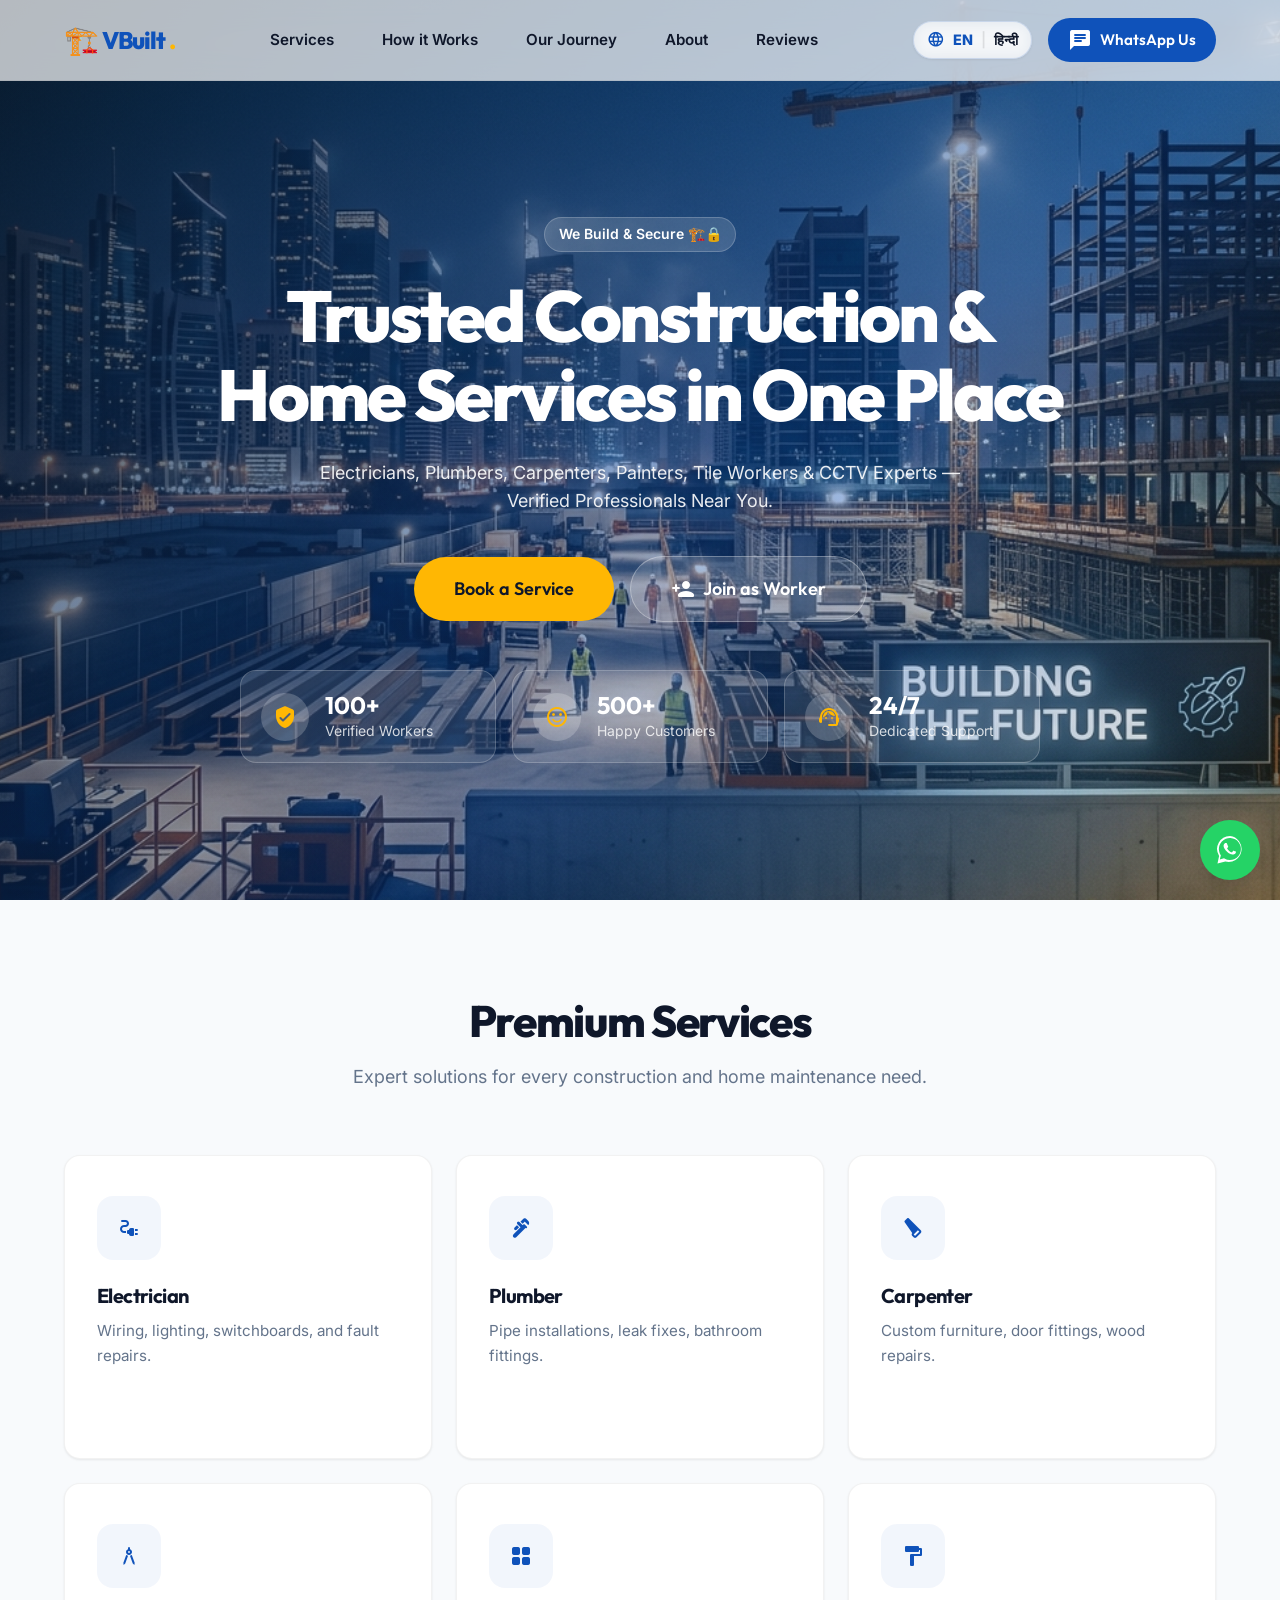
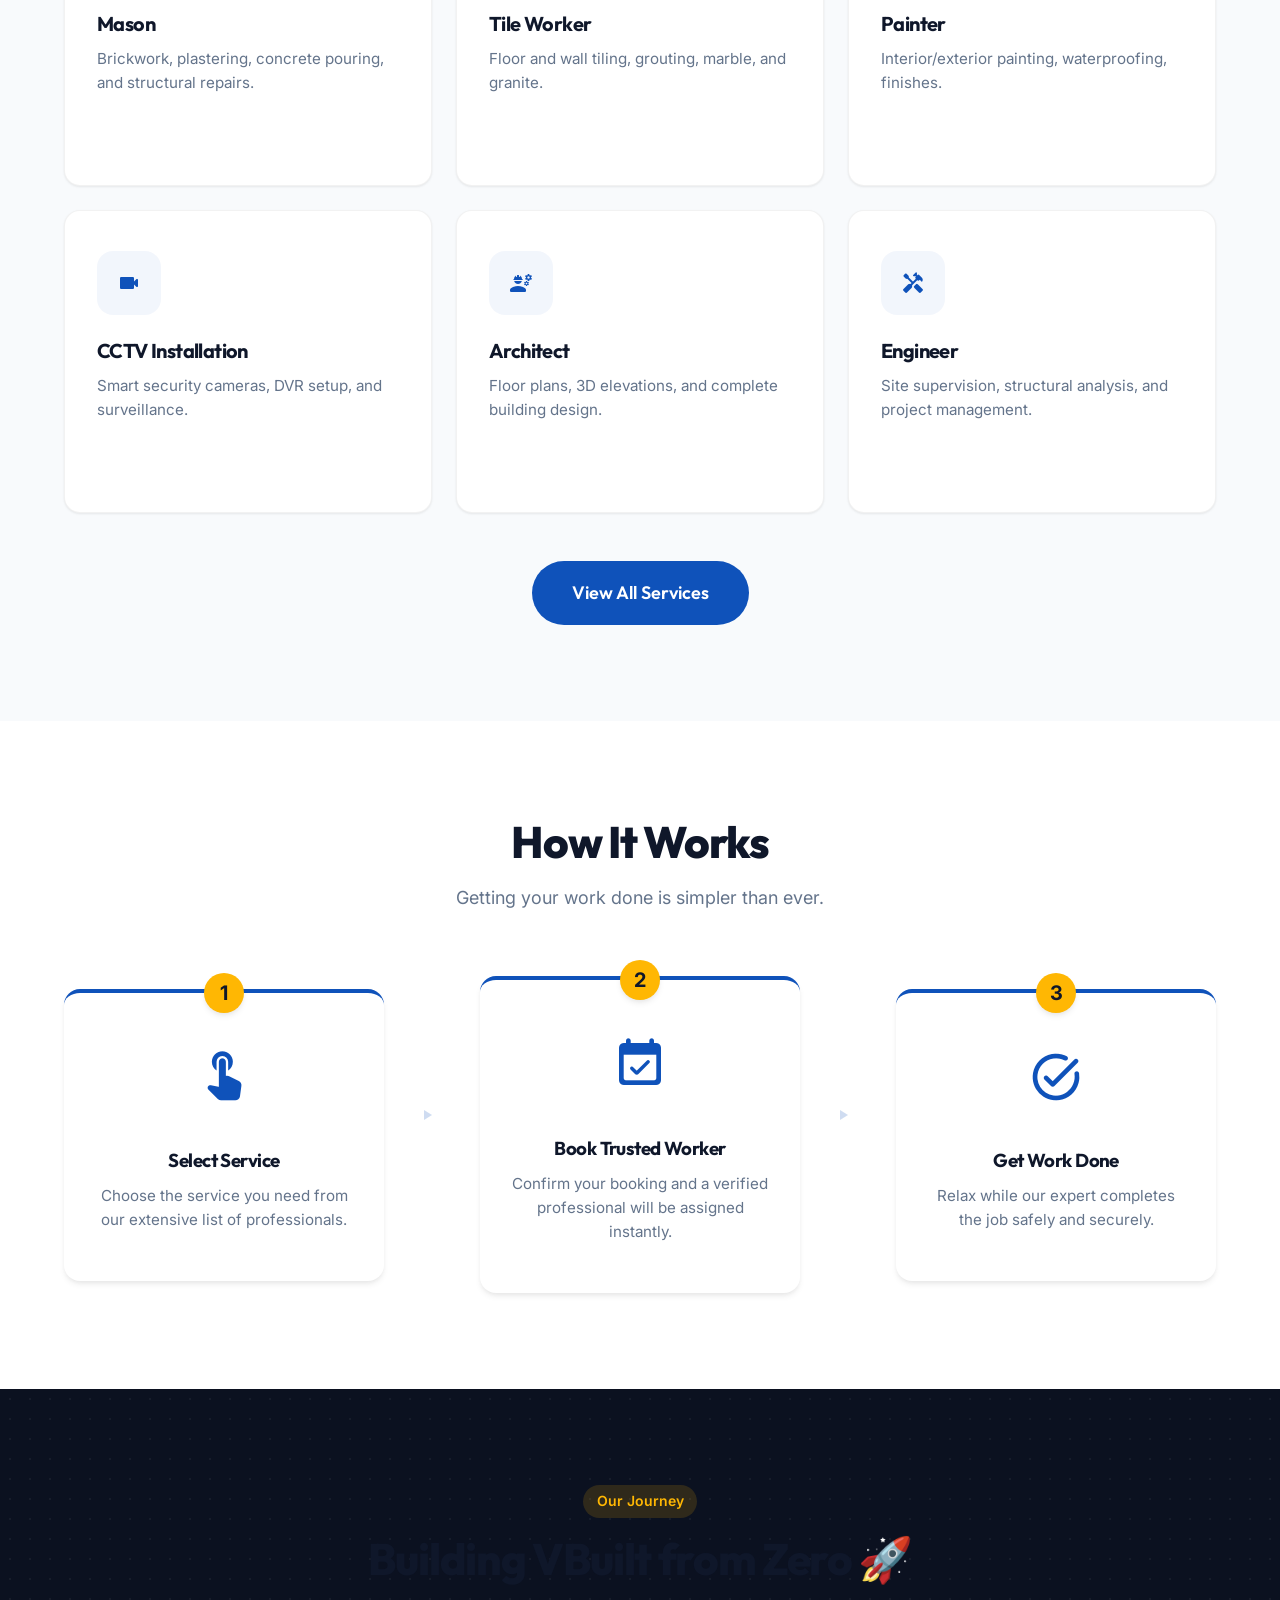
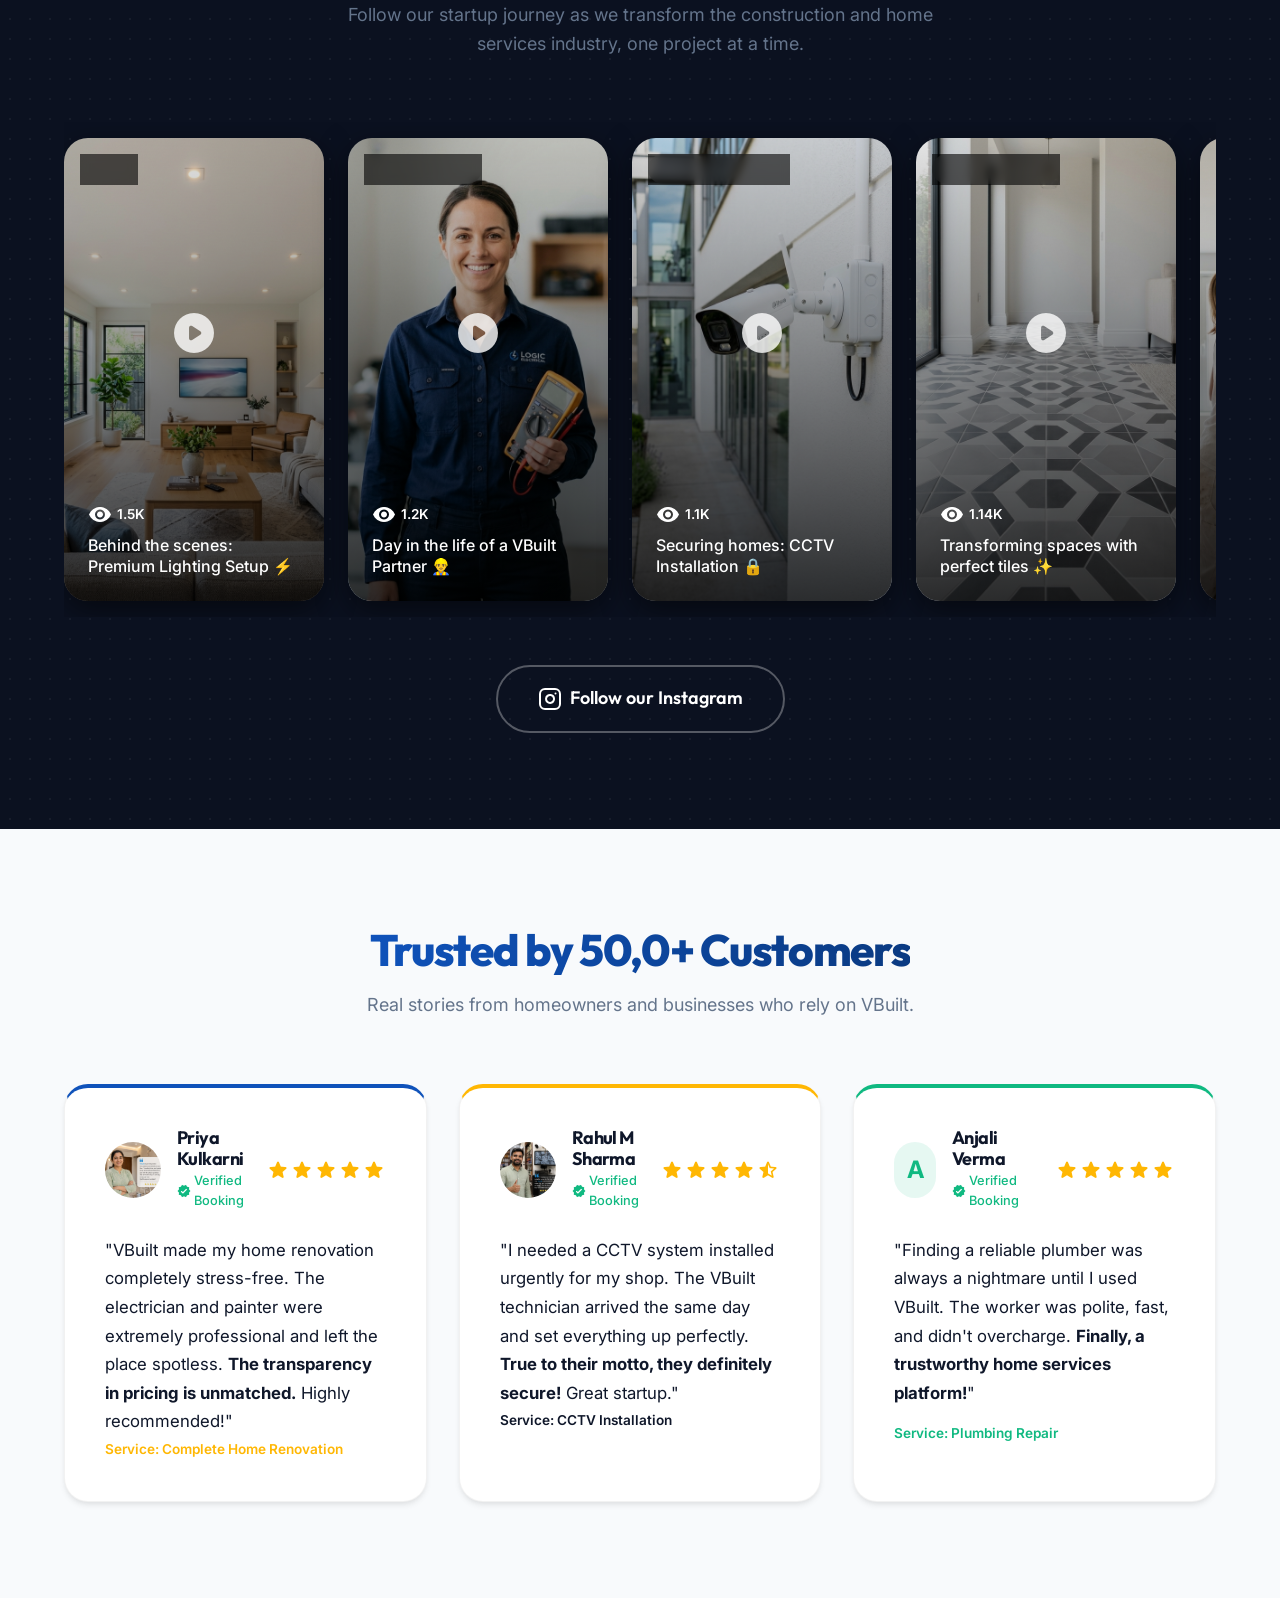
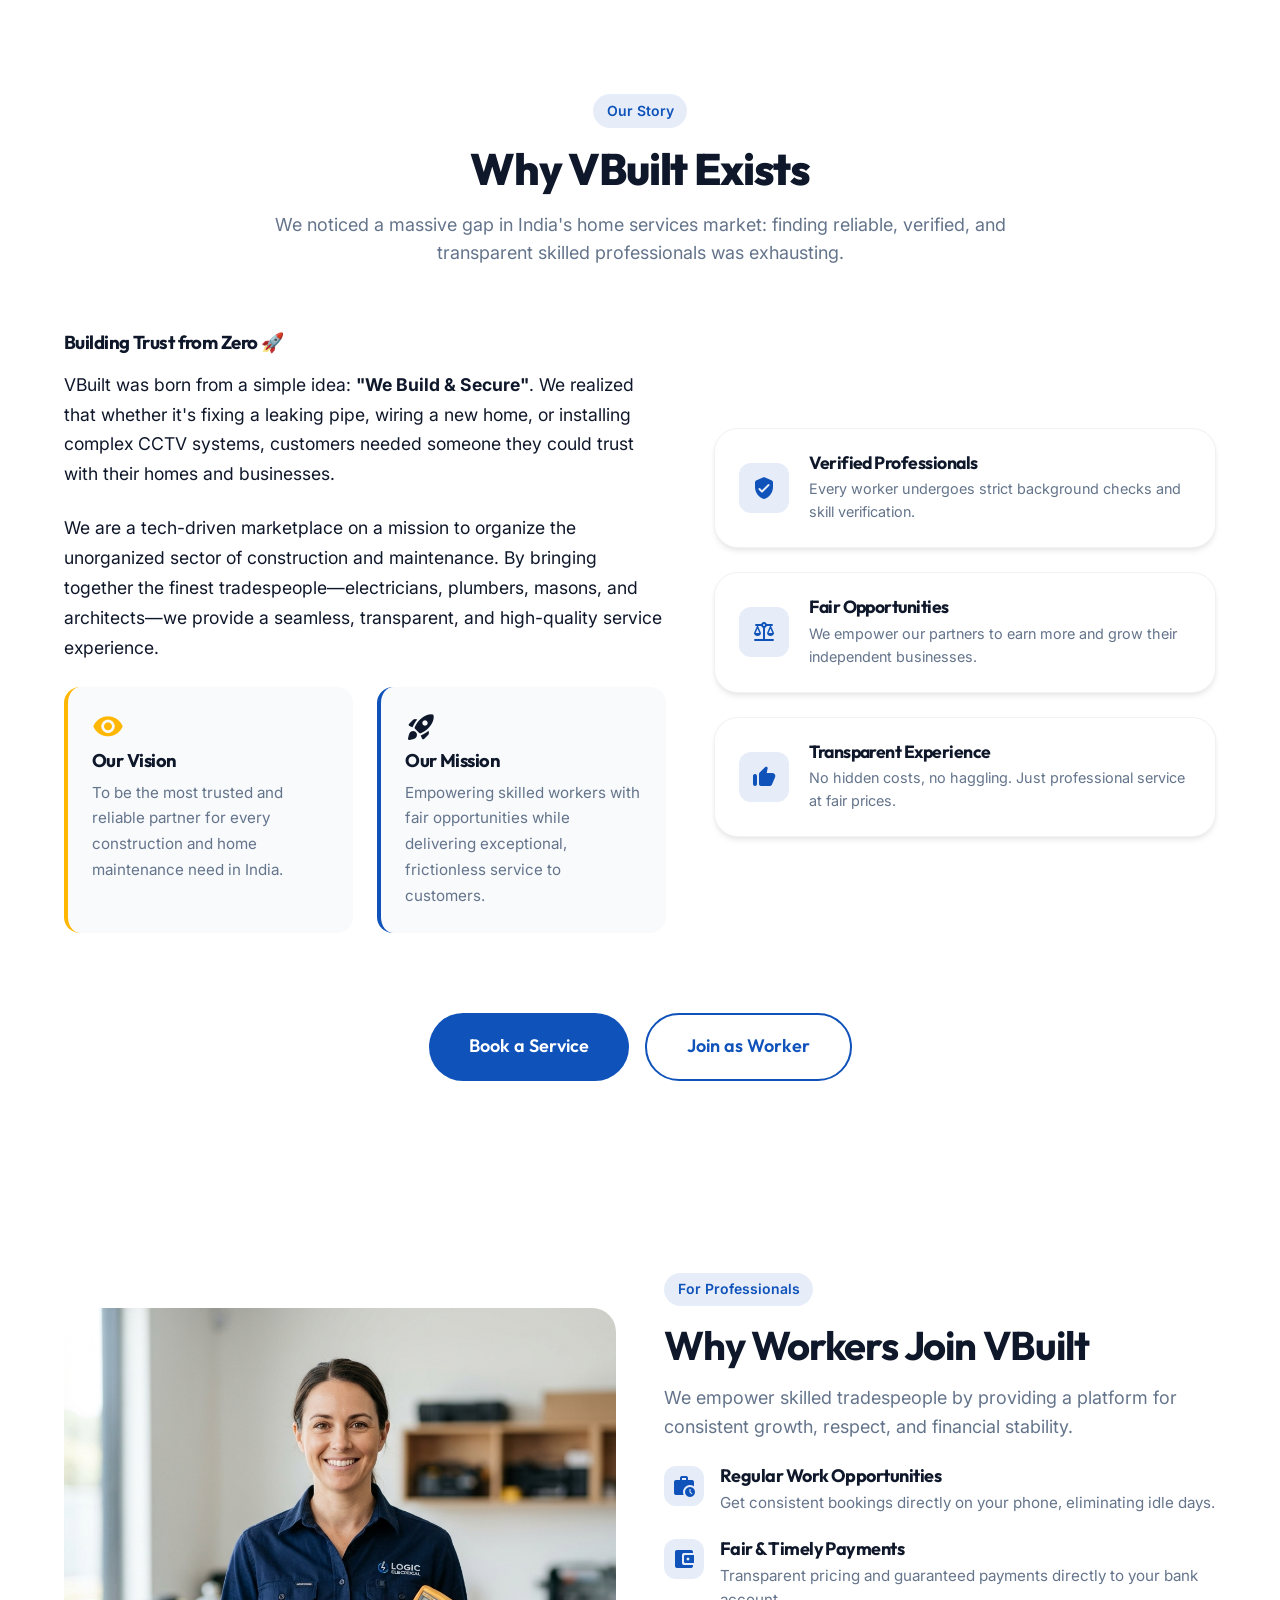
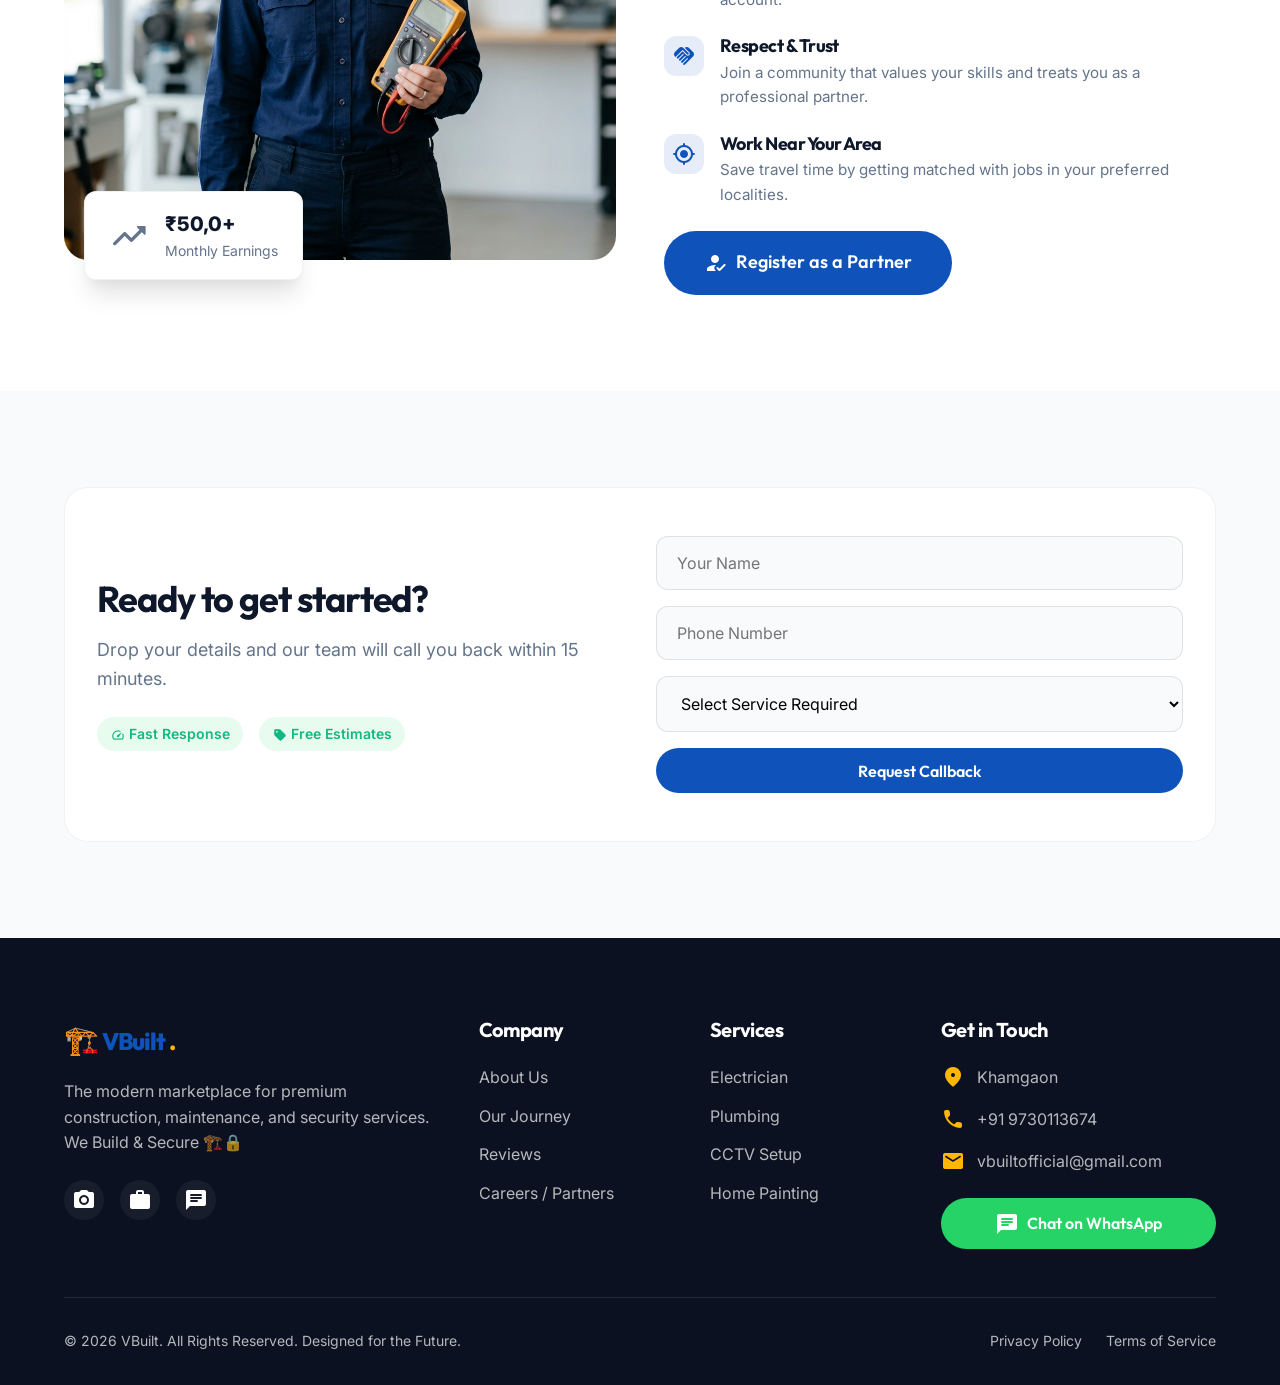
<file: index.html>
<!DOCTYPE html>
<html lang="en">

<head>
    <meta charset="UTF-8">
    <meta name="viewport" content="width=device-width, initial-scale=1.0">
    <title>VBuilt | We Build & Secure 🏗️🔒</title>
    <meta name="description"
        content="VBuilt connects customers with trusted skilled workers and professionals such as electricians, plumbers, carpenters, masons, painters, and CCTV technicians.">

    <!-- Google Fonts -->
    <link rel="preconnect" href="https://fonts.googleapis.com">
    <link rel="preconnect" href="https://fonts.gstatic.com" crossorigin>
    <link
        href="https://fonts.googleapis.com/css2?family=Inter:wght@300;400;500;600;700&family=Outfit:wght@400;500;600;700;800;900&display=swap"
        rel="stylesheet">

    <!-- Material Icons -->
    <link href="https://fonts.googleapis.com/icon?family=Material+Icons+Round" rel="stylesheet">

    <!-- Custom CSS -->
    <link rel="stylesheet" href="style.css">
</head>

<body>

    <!-- Page Loader -->
    <div class="page-loader" id="page-loader">
        <div class="spinner"></div>
        <div class="loader-text">VBuilt.</div>
    </div>

    <!-- Navigation -->
    <nav class="navbar glass-nav" id="navbar">
        <div class="container nav-container">
            <a href="#" class="logo">
                <span class="logo-icon">🏗️</span>
                VBuilt<span class="logo-dot">.</span>
            </a>

            <div class="nav-menu" id="nav-menu">
                <a href="#services" class="nav-link" data-translate="nav_services">Services</a>
                <a href="#how-it-works" class="nav-link" data-translate="nav_how_it_works">How it Works</a>
                <a href="#social" class="nav-link" data-translate="nav_journey">Our Journey</a>
                <a href="#about" class="nav-link" data-translate="nav_about">About</a>
                <a href="#testimonials" class="nav-link" data-translate="nav_reviews">Reviews</a>
            </div>

            <div class="nav-actions">
                <!-- Language Switcher -->
                <div class="lang-switcher" id="langSwitcher">
                    <span class="material-icons-round">language</span>
                    <span class="lang-option active" data-lang="en">EN</span>
                    <span class="lang-divider">|</span>
                    <span class="lang-option" data-lang="hi">हिन्दी</span>
                </div>
                
                <a href="https://wa.me/919730113674" target="_blank" class="btn btn-primary btn-sm-nav">
                    <span class="material-icons-round">chat</span> <span data-translate="nav_whatsapp">WhatsApp Us</span>
                </a>
                <button class="hamburger" id="hamburger" aria-label="Menu">
                    <span class="material-icons-round">menu</span>
                </button>
            </div>
        </div>
    </nav>

    <!-- Mobile Menu Overlay -->
    <div class="mobile-menu" id="mobile-menu">
        <div class="mobile-menu-header">
            <a href="#" class="logo">VBuilt<span class="logo-dot">.</span></a>
            <button class="close-menu" id="close-menu" aria-label="Close Menu">
                <span class="material-icons-round">close</span>
            </button>
        </div>
        <div class="mobile-nav-links">
            <a href="#services" class="mobile-link" data-translate="nav_services">Services</a>
            <a href="#how-it-works" class="mobile-link" data-translate="nav_how_it_works">How it Works</a>
            <a href="#social" class="mobile-link" data-translate="nav_journey">Our Journey</a>
            <a href="#about" class="mobile-link" data-translate="nav_about_us">About Us</a>
            <a href="#testimonials" class="mobile-link" data-translate="nav_reviews">Reviews</a>
            <a href="#" class="mobile-link text-accent open-worker-modal" data-translate="nav_join_worker"><span data-translate="nav_join_worker"><span data-translate="nav_join_worker">Join as Worker</span></span></a>
            
            <!-- Mobile Language Switcher -->
            <div class="mobile-lang-switcher" id="mobileLangSwitcher">
                <span class="material-icons-round">language</span>
                <span class="lang-option active" data-lang="en">EN</span>
                <span class="lang-divider">|</span>
                <span class="lang-option" data-lang="hi">हिन्दी</span>
            </div>

            <a href="https://wa.me/919730113674" target="_blank" class="btn btn-primary btn-full mt-4">
                <span class="material-icons-round">chat</span> <span data-translate="nav_whatsapp">WhatsApp Us</span>
            </a>
        </div>
    </div>

    <!-- Hero Section -->
    <section class="hero parallax-section">
        <div class="hero-bg parallax-bg" style="background-image: url('hero_background.png');"></div>
        <div class="hero-overlay cinematic-blend"></div>
        <div class="moving-gradient-light"></div>

        <!-- Subtle Floating Particles -->
        <div class="particles-wrapper">
            <div class="particle"></div>
            <div class="particle"></div>
            <div class="particle"></div>
            <div class="particle"></div>
            <div class="particle"></div>
            <div class="particle"></div>
        </div>

        <div class="container hero-content fade-in-up" style="position: relative; z-index: 10;">
            <div class="hero-text">
                <div class="badge badge-glass" data-translate="hero_badge">We Build & Secure 🏗️🔒</div>
                <h1 data-translate="hero_title">Trusted Construction & Home Services in One Place</h1>
                <p data-translate="hero_desc">Electricians, Plumbers, Carpenters, Painters, Tile Workers & CCTV Experts — Verified Professionals
                    Near You.</p>

                <div class="hero-buttons">
                    <a href="#quick-inquiry" class="btn btn-accent btn-large glow-btn">
                        <span data-translate="hero_book_btn"><span data-translate="hero_book_btn">Book a Service</span></span>
                    </a>
                    <a href="#" class="btn btn-glass btn-large open-worker-modal">
                        <span class="material-icons-round">person_add</span> <span data-translate="nav_join_worker"><span data-translate="nav_join_worker">Join as Worker</span></span>
                    </a>
                </div>

                <!-- Trust Stats Cards -->
                <div class="hero-stats-wrapper mt-5">
                    <div class="hero-stat-card">
                        <div class="stat-icon"><span class="material-icons-round">verified_user</span></div>
                        <div class="stat-info">
                            <strong>100+</strong>
                            <span data-translate="hero_stat_workers">Verified Workers</span>
                        </div>
                    </div>
                    <div class="hero-stat-card">
                        <div class="stat-icon"><span class="material-icons-round">sentiment_satisfied_alt</span></div>
                        <div class="stat-info">
                            <strong>500+</strong>
                            <span data-translate="hero_stat_customers">Happy Customers</span>
                        </div>
                    </div>
                    <div class="hero-stat-card">
                        <div class="stat-icon"><span class="material-icons-round">support_agent</span></div>
                        <div class="stat-info">
                            <strong>24/7</strong>
                            <span data-translate="hero_stat_support">Dedicated Support</span>
                        </div>
                    </div>
                </div>
            </div>
        </div>
    </section>

    <!-- Services Section -->
    <section id="services" class="section bg-light">
        <div class="container">
            <div class="section-header text-center reveal">
                <h2 data-translate="services_title">Premium Services</h2>
                <p data-translate="services_desc">Expert solutions for every construction and home maintenance need.</p>
            </div>

            <div class="services-grid reveal">
                <!-- Service Cards -->
                <div class="service-card group">
                    <div class="service-icon"><span class="material-icons-round">electrical_services</span></div>
                    <h3 data-translate="service_electrician">Electrician</h3>
                    <p data-translate="service_elec_desc">Wiring, lighting, switchboards, and fault repairs.</p>
                    <a href="#" class="service-book-btn open-service-modal" data-service="Electrician"><span data-translate="service_book_btn"><span data-translate="service_book_btn"><span data-translate="service_book_btn">Book Now &rarr;</span></span></span></a>
                </div>
                <div class="service-card group">
                    <div class="service-icon"><span class="material-icons-round">plumbing</span></div>
                    <h3 data-translate="service_plumber">Plumber</h3>
                    <p data-translate="service_plumb_desc">Pipe installations, leak fixes, bathroom fittings.</p>
                    <a href="#" class="service-book-btn open-service-modal" data-service="Plumber"><span data-translate="service_book_btn"><span data-translate="service_book_btn">Book Now &rarr;</span></span></a>
                </div>
                <div class="service-card group">
                    <div class="service-icon"><span class="material-icons-round">carpenter</span></div>
                    <h3 data-translate="service_carpenter">Carpenter</h3>
                    <p data-translate="service_carp_desc">Custom furniture, door fittings, wood repairs.</p>
                    <a href="#" class="service-book-btn open-service-modal" data-service="Carpenter"><span data-translate="service_book_btn"><span data-translate="service_book_btn">Book Now &rarr;</span></span></a>
                </div>
                <div class="service-card group">
                    <div class="service-icon"><span class="material-icons-round">architecture</span></div>
                    <h3 data-translate="service_mason">Mason</h3>
                    <p data-translate="service_mason_desc">Brickwork, plastering, concrete pouring, and structural repairs.</p>
                    <a href="#" class="service-book-btn open-service-modal" data-service="Mason"><span data-translate="service_book_btn"><span data-translate="service_book_btn">Book Now &rarr;</span></span></a>
                </div>
                <div class="service-card group">
                    <div class="service-icon"><span class="material-icons-round">grid_view</span></div>
                    <h3 data-translate="service_tile">Tile Worker</h3>
                    <p data-translate="service_tile_desc">Floor and wall tiling, grouting, marble, and granite.</p>
                    <a href="#" class="service-book-btn open-service-modal" data-service="Tile Worker"><span data-translate="service_book_btn"><span data-translate="service_book_btn"><span data-translate="service_book_btn">Book Now &rarr;</span></span></span></a>
                </div>
                <div class="service-card group">
                    <div class="service-icon"><span class="material-icons-round">format_paint</span></div>
                    <h3 data-translate="service_painter">Painter</h3>
                    <p data-translate="service_paint_desc">Interior/exterior painting, waterproofing, finishes.</p>
                    <a href="#" class="service-book-btn open-service-modal" data-service="Painter"><span data-translate="service_book_btn"><span data-translate="service_book_btn">Book Now &rarr;</span></span></a>
                </div>
                <div class="service-card group">
                    <div class="service-icon"><span class="material-icons-round">videocam</span></div>
                    <h3 data-translate="service_cctv">CCTV Installation</h3>
                    <p data-translate="service_cctv_desc">Smart security cameras, DVR setup, and surveillance.</p>
                    <a href="#" class="service-book-btn open-service-modal" data-service="CCTV Installation"><span data-translate="service_book_btn"><span data-translate="service_book_btn"><span data-translate="service_book_btn">Book Now &rarr;</span></span></span></a>
                </div>
                <div class="service-card group">
                    <div class="service-icon"><span class="material-icons-round">engineering</span></div>
                    <h3 data-translate="service_architect">Architect</h3>
                    <p data-translate="service_arch_desc">Floor plans, 3D elevations, and complete building design.</p>
                    <a href="#" class="service-book-btn open-service-modal" data-service="Architect"><span data-translate="service_book_btn"><span data-translate="service_book_btn">Book Now &rarr;</span></span></a>
                </div>
                <div class="service-card group">
                    <div class="service-icon"><span class="material-icons-round">handyman</span></div>
                    <h3 data-translate="service_engineer">Engineer</h3>
                    <p data-translate="service_eng_desc">Site supervision, structural analysis, and project management.</p>
                    <a href="#" class="service-book-btn open-service-modal" data-service="Engineer"><span data-translate="service_book_btn"><span data-translate="service_book_btn">Book Now &rarr;</span></span></a>
                </div>
            </div>

            <div class="text-center mt-5 reveal">
                <a href="#quick-inquiry" class="btn btn-primary btn-large" data-translate="services_view_all" data-translate="services_view_all">View All Services</a>
            </div>
        </div>
    </section>

    <!-- How It Works -->
    <section id="how-it-works" class="section">
        <div class="container">
            <div class="section-header text-center reveal">
                <h2 data-translate="how_title">How It Works</h2>
                <p data-translate="how_desc">Getting your work done is simpler than ever.</p>
            </div>

            <div class="steps-container reveal">
                <div class="step-card">
                    <div class="step-number">1</div>
                    <div class="step-icon"><span class="material-icons-round">touch_app</span></div>
                    <h3 data-translate="how_step1_title">Select Service</h3>
                    <p data-translate="how_step1_desc">Choose the service you need from our extensive list of professionals.</p>
                </div>
                <div class="step-line"></div>
                <div class="step-card">
                    <div class="step-number">2</div>
                    <div class="step-icon"><span class="material-icons-round">event_available</span></div>
                    <h3 data-translate="how_step2_title">Book Trusted Worker</h3>
                    <p data-translate="how_step2_desc">Confirm your booking and a verified professional will be assigned instantly.</p>
                </div>
                <div class="step-line"></div>
                <div class="step-card">
                    <div class="step-number">3</div>
                    <div class="step-icon"><span class="material-icons-round">task_alt</span></div>
                    <h3 data-translate="how_step3_title">Get Work Done</h3>
                    <p data-translate="how_step3_desc">Relax while our expert completes the job safely and securely.</p>
                </div>
            </div>
        </div>
    </section>

    <!-- Building VBuilt From Zero (Instagram / Reels Section) -->
    <section id="social" class="section bg-dark text-white pattern-bg">
        <div class="container reveal">
            <div class="section-header text-center">
                <span class="badge badge-accent mb-3">Our Journey</span>
                <h2 class="text-gray-300">Building VBuilt from Zero 🚀</h2>
                <p class="text-light-muted">Follow our startup journey as we transform the construction and home
                    services industry, one project at a time.</p>
            </div>

            <div class="reels-marquee-container mt-5">
                <div class="reels-marquee-track">
                    <!-- Original Set -->
                    <div class="reel-card">
                        <div class="reel-badge">Day 1</div>
                        <img src="electrical_work.png" alt="Reel Thumbnail" class="reel-img">
                        <div class="reel-overlay">
                            <span class="material-icons-round play-btn">play_circle</span>
                            <div class="reel-info">
                                <span class="views"><span class="material-icons-round">visibility</span> 1.5K</span>
                                <p>Behind the scenes: Premium Lighting Setup ⚡</p>
                            </div>
                        </div>
                    </div>
                    <div class="reel-card">
                        <div class="reel-badge">Worker Stories</div>
                        <img src="professional_worker.png" alt="Reel Thumbnail" class="reel-img">
                        <div class="reel-overlay">
                            <span class="material-icons-round play-btn">play_circle</span>
                            <div class="reel-info">
                                <span class="views"><span class="material-icons-round">visibility</span> 1.2K</span>
                                <p>Day in the life of a VBuilt Partner 👷‍♂️</p>
                            </div>
                        </div>
                    </div>
                    <div class="reel-card">
                        <div class="reel-badge">Behind the Scenes</div>
                        <img src="cctv_installation.png" alt="Reel Thumbnail" class="reel-img">
                        <div class="reel-overlay">
                            <span class="material-icons-round play-btn">play_circle</span>
                            <div class="reel-info">
                                <span class="views"><span class="material-icons-round">visibility</span> 1.1K</span>
                                <p>Securing homes: CCTV Installation 🔒</p>
                            </div>
                        </div>
                    </div>
                    <div class="reel-card">
                        <div class="reel-badge">Transformations</div>
                        <img src="tile_work.png" alt="Reel Thumbnail" class="reel-img">
                        <div class="reel-overlay">
                            <span class="material-icons-round play-btn">play_circle</span>
                            <div class="reel-info">
                                <span class="views"><span class="material-icons-round">visibility</span> 1.14K</span>
                                <p>Transforming spaces with perfect tiles ✨</p>
                            </div>
                        </div>
                    </div>
                    <div class="reel-card">
                        <div class="reel-badge">Our Journey</div>
                        <img src="painting_work.png" alt="Reel Thumbnail" class="reel-img">
                        <div class="reel-overlay">
                            <span class="material-icons-round play-btn">play_circle</span>
                            <div class="reel-info">
                                <span class="views"><span class="material-icons-round">visibility</span> 1.13K</span>
                                <p>Adding color to our first 100 homes 🎨</p>
                            </div>
                        </div>
                    </div>

                    <!-- Duplicated Set for infinite loop -->
                    <div class="reel-card">
                        <div class="reel-badge">Day 1</div>
                        <img src="electrical_work.png" alt="Reel Thumbnail" class="reel-img">
                        <div class="reel-overlay">
                            <span class="material-icons-round play-btn">play_circle</span>
                            <div class="reel-info">
                                <span class="views"><span class="material-icons-round">visibility</span> 1.5K</span>
                                <p>Behind the scenes: Premium Lighting Setup ⚡</p>
                            </div>
                        </div>
                    </div>
                    <div class="reel-card">
                        <div class="reel-badge">Worker Stories</div>
                        <img src="professional_worker.png" alt="Reel Thumbnail" class="reel-img">
                        <div class="reel-overlay">
                            <span class="material-icons-round play-btn">play_circle</span>
                            <div class="reel-info">
                                <span class="views"><span class="material-icons-round">visibility</span> 1.2K</span>
                                <p>Day in the life of a VBuilt Partner 👷‍♂️</p>
                            </div>
                        </div>
                    </div>
                    <div class="reel-card">
                        <div class="reel-badge">Behind the Scenes</div>
                        <img src="cctv_installation.png" alt="Reel Thumbnail" class="reel-img">
                        <div class="reel-overlay">
                            <span class="material-icons-round play-btn">play_circle</span>
                            <div class="reel-info">
                                <span class="views"><span class="material-icons-round">visibility</span> 1.1K</span>
                                <p>Securing homes: CCTV Installation 🔒</p>
                            </div>
                        </div>
                    </div>
                    <div class="reel-card">
                        <div class="reel-badge">Transformations</div>
                        <img src="tile_work.png" alt="Reel Thumbnail" class="reel-img">
                        <div class="reel-overlay">
                            <span class="material-icons-round play-btn">play_circle</span>
                            <div class="reel-info">
                                <span class="views"><span class="material-icons-round">visibility</span> 1.14K</span>
                                <p>Transforming spaces with perfect tiles ✨</p>
                            </div>
                        </div>
                    </div>
                    <div class="reel-card">
                        <div class="reel-badge">Our Journey</div>
                        <img src="painting_work.png" alt="Reel Thumbnail" class="reel-img">
                        <div class="reel-overlay">
                            <span class="material-icons-round play-btn">play_circle</span>
                            <div class="reel-info">
                                <span class="views"><span class="material-icons-round">visibility</span> 1.13K</span>
                                <p>Adding color to our first 100 homes 🎨</p>
                            </div>
                        </div>
                    </div>
                </div>
            </div>

            <div class="text-center mt-5">
                <a href="https://www.instagram.com/vbuilt_?igsh=MWl5ZzN5YXVjMWFuaA%3D%3D&utm_source=qr" target="_blank"
                    class="btn btn-outline-white btn-large hover-glow">
                    <svg width="24" height="24" viewBox="0 0 24 24" fill="none" stroke="currentColor" stroke-width="2"
                        stroke-linecap="round" stroke-linejoin="round">
                        <rect x="2" y="2" width="20" height="20" rx="5" ry="5"></rect>
                        <path d="M16 11.37A4 4 0 1 1 12.63 8 4 4 0 0 1 16 11.37z"></path>
                        <line x1="17.5" y1="6.5" x2="17.51" y2="6.5"></line>
                    </svg>
                    <span data-translate="journey_follow"><span data-translate="journey_follow">Follow our Instagram</span></span>
                </a>
            </div>
        </div>
    </section>

    <!-- Testimonials / Social Proof -->
    <section id="testimonials" class="section bg-light">
        <div class="container">
            <div class="section-header text-center reveal">
                <h2 class="font-gradient" data-translate="reviews_title">Trusted by 50,0+ Customers</h2>
                <p data-translate="reviews_desc">Real stories from homeowners and businesses who rely on VBuilt.</p>
            </div>

            <div class="testimonials-grid reveal">
                <!-- Review 1 -->
                <div class="testimonial-card modern-card hover-glow" style="border-top: 4px solid var(--clr-primary);">
                    <div class="testimonial-header">
                        <img src="happy_customer_one.png" alt="Customer" class="customer-img">
                        <div class="customer-meta">
                            <h4>Priya Kulkarni</h4>
                            <span class="verified-badge"><span class="material-icons-round">verified</span> Verified
                                Booking</span>
                        </div>
                        <div class="stars ml-auto">
                            <span class="material-icons-round">star</span><span
                                class="material-icons-round">star</span><span
                                class="material-icons-round">star</span><span
                                class="material-icons-round">star</span><span class="material-icons-round">star</span>
                        </div>
                    </div>
                    <p class="review-text">"VBuilt made my home renovation completely stress-free. The electrician and
                        painter were extremely professional and left the place spotless. <strong>The transparency in
                            pricing is unmatched.</strong> Highly recommended!"</p>
                    <span class="text-accent mt-3" style="font-size: 0.85rem; font-weight: 600;">Service: Complete Home
                        Renovation</span>
                </div>

                <!-- Review 2 -->
                <div class="testimonial-card modern-card hover-glow" style="border-top: 4px solid var(--clr-accent);">
                    <div class="testimonial-header">
                        <img src="happy_customer_two.png" alt="Customer" class="customer-img">
                        <div class="customer-meta">
                            <h4>Rahul M Sharma</h4>
                            <span class="verified-badge"><span class="material-icons-round">verified</span> Verified
                                Booking</span>
                        </div>
                        <div class="stars ml-auto">
                            <span class="material-icons-round">star</span><span
                                class="material-icons-round">star</span><span
                                class="material-icons-round">star</span><span
                                class="material-icons-round">star</span><span
                                class="material-icons-round">star_half</span>
                        </div>
                    </div>
                    <p class="review-text">"I needed a CCTV system installed urgently for my shop. The VBuilt technician
                        arrived the same day and set everything up perfectly. <strong>True to their motto, they
                            definitely secure!</strong> Great startup."</p>
                    <span class="text-primary mt-3" style="font-size: 0.85rem; font-weight: 600;">Service: CCTV
                        Installation</span>
                </div>

                <!-- Review 3 -->
                <div class="testimonial-card modern-card hover-glow" style="border-top: 4px solid #10b981;">
                    <div class="testimonial-header">
                        <div class="customer-img"
                            style="background: rgba(16, 185, 129, 0.1); display: flex; align-items: center; justify-content: center; color: #10b981; font-weight: bold; font-size: 1.5rem;">
                            A</div>
                        <div class="customer-meta">
                            <h4>Anjali Verma</h4>
                            <span class="verified-badge" style="color: #10b981;"><span
                                    class="material-icons-round">verified</span> Verified Booking</span>
                        </div>
                        <div class="stars ml-auto">
                            <span class="material-icons-round">star</span><span
                                class="material-icons-round">star</span><span
                                class="material-icons-round">star</span><span
                                class="material-icons-round">star</span><span class="material-icons-round">star</span>
                        </div>
                    </div>
                    <p class="review-text">"Finding a reliable plumber was always a nightmare until I used VBuilt. The
                        worker was polite, fast, and didn't overcharge. <strong>Finally, a trustworthy home services
                            platform!</strong>"</p>
                    <span
                        style="color: #10b981; font-size: 0.85rem; font-weight: 600; margin-top: 1rem; display: block;">Service:
                        Plumbing Repair</span>
                </div>
            </div>
        </div>
    </section>
    <!-- About Us / Our Story -->
    <section id="about" class="section">
        <div class="container">
            <div class="section-header text-center reveal">
                <span class="badge badge-primary mb-3" data-translate="about_badge">Our Story</span>
                <h2 data-translate="about_title">Why VBuilt Exists</h2>
                <p class="lead-text" style="max-width: 800px; margin: 0 auto;" data-translate="about_lead">We noticed a massive gap in India's home
                    services market: finding reliable, verified, and transparent skilled professionals was exhausting.
                </p>
            </div>

            <div class="about-grid mt-5 reveal">
                <div class="about-content">
                    <h3 class="mb-3" data-translate="about_h3">Building Trust from Zero 🚀</h3>
                    <p data-translate="about_p1">VBuilt was born from a simple idea: <strong>"We Build & Secure"</strong>. We realized that
                        whether it's fixing a leaking pipe, wiring a new home, or installing complex CCTV systems,
                        customers needed someone they could trust with their homes and businesses.</p>
                    <p data-translate="about_p2">We are a tech-driven marketplace on a mission to organize the unorganized sector of construction
                        and maintenance. By bringing together the finest tradespeople—electricians, plumbers, masons,
                        and architects—we provide a seamless, transparent, and high-quality service experience.</p>

                    <div class="mission-vision mt-4">
                        <div class="mv-card">
                            <span class="material-icons-round text-accent mb-2"
                                style="font-size: 2rem;">visibility</span>
                            <h4 data-translate="about_vision_title">Our Vision</h4>
                            <p data-translate="about_vision_desc">To be the most trusted and reliable partner for every construction and home maintenance
                                need in India.</p>
                        </div>
                        <div class="mv-card">
                            <span class="material-icons-round text-primary mb-2"
                                style="font-size: 2rem;">rocket_launch</span>
                            <h4 data-translate="about_mission_title">Our Mission</h4>
                            <p data-translate="about_mission_desc">Empowering skilled workers with fair opportunities while delivering exceptional,
                                frictionless service to customers.</p>
                        </div>
                    </div>
                </div>

                <div class="about-highlights">
                    <div class="modern-card highlight-card">
                        <div class="list-icon"><span class="material-icons-round">verified_user</span></div>
                        <div>
                            <h4>Verified Professionals</h4>
                            <p>Every worker undergoes strict background checks and skill verification.</p>
                        </div>
                    </div>
                    <div class="modern-card highlight-card">
                        <div class="list-icon"><span class="material-icons-round">balance</span></div>
                        <div>
                            <h4>Fair Opportunities</h4>
                            <p>We empower our partners to earn more and grow their independent businesses.</p>
                        </div>
                    </div>
                    <div class="modern-card highlight-card">
                        <div class="list-icon"><span class="material-icons-round">thumb_up_alt</span></div>
                        <div>
                            <h4>Transparent Experience</h4>
                            <p>No hidden costs, no haggling. Just professional service at fair prices.</p>
                        </div>
                    </div>
                </div>
            </div>

            <div class="text-center mt-5 reveal"
                style="padding-top: 2rem; display: flex; gap: 1rem; justify-content: center; flex-wrap: wrap;">
                <a href="#quick-inquiry" class="btn btn-primary btn-large glow-btn"><span data-translate="hero_book_btn"><span data-translate="hero_book_btn">Book a Service</span></span></a>
                <a href="#" class="btn btn-outline-primary btn-large open-worker-modal"><span data-translate="nav_join_worker"><span data-translate="nav_join_worker">Join as Worker</span></span></a>
            </div>
        </div>
    </section>


    <!-- Why Workers Join VBuilt -->
    <section id="worker" class="section">
        <div class="container reveal">
            <div class="worker-split-layout">
                <div class="worker-split-image">
                    <img src="professional_worker.png" alt="Professional Worker" class="rounded-xl shadow-hover">
                    <div class="floating-stat-card">
                        <span class="material-icons-round text-accent">trending_up</span>
                        <div>
                            <strong>₹50,0+</strong>
                            <span>Monthly Earnings</span>
                        </div>
                    </div>
                </div>
                <div class="worker-split-content">
                    <span class="badge badge-primary" data-translate="worker_badge">For Professionals</span>
                    <h2 data-translate="worker_title">Why Workers Join VBuilt</h2>
                    <p class="lead-text" data-translate="worker_lead">We empower skilled tradespeople by providing a platform for consistent growth,
                        respect, and financial stability.</p>

                    <ul class="premium-list mt-4">
                        <li>
                            <div class="list-icon"><span class="material-icons-round">work_history</span></div>
                            <div>
                                <h4>Regular Work Opportunities</h4>
                                <p>Get consistent bookings directly on your phone, eliminating idle days.</p>
                            </div>
                        </li>
                        <li>
                            <div class="list-icon"><span class="material-icons-round">account_balance_wallet</span>
                            </div>
                            <div>
                                <h4>Fair & Timely Payments</h4>
                                <p>Transparent pricing and guaranteed payments directly to your bank account.</p>
                            </div>
                        </li>
                        <li>
                            <div class="list-icon"><span class="material-icons-round">handshake</span></div>
                            <div>
                                <h4>Respect & Trust</h4>
                                <p>Join a community that values your skills and treats you as a professional partner.
                                </p>
                            </div>
                        </li>
                        <li>
                            <div class="list-icon"><span class="material-icons-round">my_location</span></div>
                            <div>
                                <h4>Work Near Your Area</h4>
                                <p>Save travel time by getting matched with jobs in your preferred localities.</p>
                            </div>
                        </li>
                    </ul>

                    <a href="#" class="btn btn-primary btn-large mt-4 open-worker-modal">
                        <span class="material-icons-round">how_to_reg</span> <span data-translate="worker_reg_btn"><span data-translate="worker_reg_btn">Register as a Partner</span></span>
                    </a>
                </div>
            </div>
        </div>
    </section>

    <!-- Quick Inquiry Form Section -->
    <section id="quick-inquiry" class="section bg-light">
        <div class="container reveal">
            <div class="inquiry-box shadow-hover">
                <div class="inquiry-content">
                    <h2 data-translate="inquiry_title">Ready to get started?</h2>
                    <p data-translate="inquiry_desc">Drop your details and our team will call you back within 15 minutes.</p>
                    <div class="contact-badges">
                        <span class="badge"><span class="material-icons-round"
                                style="font-size:14px;vertical-align:middle;">speed</span> Fast Response</span>
                        <span class="badge"><span class="material-icons-round"
                                style="font-size:14px;vertical-align:middle;">sell</span> Free Estimates</span>
                    </div>
                </div>
                <div class="inquiry-form-wrapper">
                    <form action="https://api.web3forms.com/submit" method="POST" class="quick-form" id="inquiryForm">
                        <input type="hidden" name="access_key" value="b9d84958-e8a4-4de0-8901-ea2183787b92">
                        <input type="hidden" name="subject" value="New Callback Request from VBuilt">
                        <input type="hidden" name="from_name" value="VBuilt Notifications">

                        <!-- Honeypot Spam Protection -->
                        <input type="checkbox" name="botcheck" class="hidden" style="display: none;">

                        <input type="text" name="name" placeholder="Your Name" data-translate-placeholder="form_name" data-translate-placeholder="form_name" required class="form-input">
                        <input type="tel" name="phone" placeholder="Phone Number" data-translate-placeholder="form_phone" data-translate-placeholder="form_phone" required pattern="[0-9\-\+\s]{10,15}"
                            title="Please enter a valid phone number (e.g. +91 9876543210)" class="form-input">
                        <select name="service" class="form-input" required>
                            <option value="" disabled selected data-translate="form_service">Select Service Required</option>
                            <option value="electrician">Electrician</option>
                            <option value="plumber">Plumber</option>
                            <option value="carpenter">Carpenter</option>
                            <option value="mason">Mason</option>
                            <option value="tile_worker">Tile Worker</option>
                            <option value="painter">Painter</option>
                            <option value="cctv">CCTV Installation</option>
                            <option value="architect">Architect</option>
                            <option value="engineer">Engineer</option>
                            <option value="other">Other Services</option>
                        </select>
                        <button type="submit" class="btn btn-primary btn-full glow-btn" id="submitBtn" data-translate="inquiry_btn">Request Callback</button>
                        <p id="formResult"
                            style="display: none; text-align: center; font-weight: 500; font-size: 0.95rem; margin-top: 0.5rem; transition: all 0.3s ease;">
                        </p>
                    </form>
                </div>
            </div>
        </div>
    </section>

    <!-- Footer -->
    <footer class="footer">
        <div class="container">
            <div class="footer-grid">
                <div class="footer-brand">
                    <a href="#" class="logo text-white mb-3">
                        <span class="logo-icon">🏗️</span> VBuilt<span class="text-accent">.</span>
                    </a>
                    <p class="footer-desc">The modern marketplace for premium construction, maintenance, and security
                        services. We Build & Secure 🏗️🔒</p>
                    <div class="social-links mt-4">
                        <a href="https://www.instagram.com/vbuilt_?igsh=MWl5ZzN5YXVjMWFuaA%3D%3D&utm_source=qr"
                            target="_blank" aria-label="Instagram" class="hover-up"><span
                                class="material-icons-round">photo_camera</span></a>
                        <a href="#" aria-label="LinkedIn" class="hover-up"><span
                                class="material-icons-round">work</span></a>
                        <a href="#" aria-label="Twitter" class="hover-up"><span
                                class="material-icons-round">chat</span></a>
                    </div>
                </div>

                <div class="footer-links">
                    <h3 data-translate="footer_company">Company</h3>
                    <ul>
                        <li><a href="#about">About Us</a></li>
                        <li><a href="#social">Our Journey</a></li>
                        <li><a href="#testimonials">Reviews</a></li>
                        <li><a href="#worker">Careers / Partners</a></li>
                    </ul>
                </div>

                <div class="footer-links">
                    <h3 data-translate="footer_services">Services</h3>
                    <ul>
                        <li><a href="https://wa.me/919730113674?text=I%20need%20an%20Electrician"
                                target="_blank">Electrician</a></li>
                        <li><a href="https://wa.me/919730113674?text=I%20need%20a%20Plumber"
                                target="_blank">Plumbing</a></li>
                        <li><a href="https://wa.me/919730113674?text=I%20need%20CCTV%20Setup" target="_blank">CCTV
                                Setup</a></li>
                        <li><a href="https://wa.me/919730113674?text=I%20need%20a%20Painter" target="_blank">Home
                                Painting</a></li>
                    </ul>
                </div>

                <div class="footer-contact">
                    <h3 data-translate="footer_contact">Get in Touch</h3>
                    <ul class="contact-info">
                        <li><span class="material-icons-round text-accent">location_on</span> Khamgaon
                        </li>
                        <li><span class="material-icons-round text-accent">phone</span> +91 9730113674</li>
                        <li><span class="material-icons-round text-accent">email</span> <a
                                href="mailto:vbuiltofficial@gmail.com">vbuiltofficial@gmail.com</a></li>
                    </ul>
                    <a href="https://wa.me/919730113674" target="_blank" class="btn btn-whatsapp mt-4 btn-full">
                        <span class="material-icons-round">chat</span> Chat on WhatsApp
                    </a>
                </div>
            </div>

            <div class="footer-bottom">
                <p data-translate="footer_rights">&copy; 2026 VBuilt. All Rights Reserved. Designed for the Future.</p>
                <div class="footer-legal">
                    <a href="privacy.html">Privacy Policy</a>
                    <a href="terms.html">Terms of Service</a>
                </div>
            </div>
        </div>
    </footer>

    <!-- Floating WhatsApp Button with Pulse -->
    <a href="https://wa.me/919730113674" target="_blank" class="floating-whatsapp pulse-anim"
        aria-label="Chat on WhatsApp">
        <svg viewBox="0 0 32 32" width="32" height="32" fill="white">
            <path
                d="M16 2a13 13 0 0 0-10.9 19.9L3.5 29.5l7.8-2A13 13 0 1 0 16 2zm0 24a11 11 0 0 1-5.6-1.5l-.4-.2-4.2 1.1 1.1-4.1-.3-.4A11 11 0 1 1 16 26zm6-8.2c-.3-.2-1.9-1-2.2-1s-.6-.2-.8.2-.8 1-.9 1.2-.3.3-.6.1-1.4-.5-2.6-1.6c-.9-.8-1.5-1.9-1.7-2.2s-.1-.5.1-.6c.2-.2.3-.3.5-.5s.2-.3.3-.5.1-.4 0-.6-.8-1.9-1.1-2.6c-.3-.7-.6-.6-.8-.6h-.6c-.2 0-.6.1-.9.4s-1.1 1.1-1.1 2.6c0 1.5 1.1 2.9 1.3 3.1s2.1 3.2 5.1 4.5c.7.3 1.3.5 1.7.6.7.2 1.3.2 1.8.1.6-.1 1.9-.8 2.2-1.5s.3-1.4.2-1.5-.4-.2-.7-.4z" />
        </svg>
    </a>

    <script src="translations.js"></script>
    <script src="script.js"></script>

    <!-- Worker Registration Modal -->
    <div class="modal-overlay" id="workerModal">
        <div class="modal-container">
            <button class="modal-close" id="closeWorkerModalBtn" aria-label="Close modal">
                <span class="material-icons-round">close</span>
            </button>
            <div class="modal-header">
                <h3 data-translate="modal_worker_title">Join as <span class="text-accent">Worker</span></h3>
                <p data-translate="modal_worker_desc">Register to become a verified VBuilt partner and get consistent bookings.</p>
            </div>
            <div class="modal-body">
                <form action="https://api.web3forms.com/submit" method="POST" class="quick-form" id="workerForm">
                    <input type="hidden" name="access_key" value="b9d84958-e8a4-4de0-8901-ea2183787b92">
                    <input type="hidden" name="subject" value="New Worker Registration Request">
                    <input type="hidden" name="from_name" value="VBuilt Notifications">

                    <!-- Honeypot Spam Protection -->
                    <input type="checkbox" name="botcheck" class="hidden" style="display: none;">

                    <input type="text" name="name" placeholder="Full Name" required class="form-input">
                    <input type="tel" name="phone" placeholder="Phone Number" data-translate-placeholder="form_phone" data-translate-placeholder="form_phone" required pattern="[0-9\-\+\s]{10,15}"
                        title="Please enter a valid phone number" class="form-input">
                    <select name="skill" class="form-input" required>
                        <option value="" disabled selected data-translate="form_skill">Select Skill/Profession</option>
                        <option value="Electrician">Electrician</option>
                        <option value="Plumber">Plumber</option>
                        <option value="Carpenter">Carpenter</option>
                        <option value="Mason">Mason</option>
                        <option value="Tile Worker">Tile Worker</option>
                        <option value="Painter">Painter</option>
                        <option value="CCTV Technician">CCTV Technician</option>
                        <option value="Architect">Architect</option>
                        <option value="Engineer">Engineer</option>
                    </select>
                    <input type="text" name="location" placeholder="Area / Location" data-translate-placeholder="form_loc" data-translate-placeholder="form_loc" required class="form-input">
                    <input type="number" name="experience" placeholder="Years of Experience" data-translate-placeholder="form_exp" data-translate-placeholder="form_exp" min="0" max="60" required
                        class="form-input">

                    <button type="submit" class="btn btn-primary btn-full glow-btn" id="workerSubmitBtn" data-translate="modal_worker_btn">Submit Registration</button>
                    <p id="workerFormResult"
                        style="display: none; text-align: center; font-weight: 500; font-size: 0.95rem; margin-top: 0.5rem; transition: all 0.3s ease;">
                    </p>
                </form>
            </div>
        </div>
    </div>

    <!-- Service Booking Modal -->
    <div class="modal-overlay" id="serviceModal">
        <div class="modal-container">
            <button class="modal-close" id="closeModalBtn" aria-label="Close modal">
                <span class="material-icons-round">close</span>
            </button>
            <div class="modal-header">
                <h3 data-translate="modal_service_title">Book <span id="modalServiceName" class="text-accent">Service</span></h3>
                <p data-translate="modal_service_desc">Fill out the form below and we'll connect you with a verified professional.</p>
            </div>
            <div class="modal-body">
                <form action="https://api.web3forms.com/submit" method="POST" class="quick-form" id="modalForm">
                    <input type="hidden" name="access_key" value="b9d84958-e8a4-4de0-8901-ea2183787b92">
                    <input type="hidden" name="subject" value="New Service Booking from VBuilt Modal">
                    <input type="hidden" name="from_name" value="VBuilt Notifications">

                    <!-- Honeypot Spam Protection -->
                    <input type="checkbox" name="botcheck" class="hidden" style="display: none;">

                    <input type="text" name="service" id="modalServiceInput" class="form-input" readonly
                        style="background: rgba(0,0,0,0.03); color: var(--text-color); font-weight: 600; cursor: not-allowed; border-color: rgba(0,0,0,0.05);">
                    <input type="text" name="name" placeholder="Your Name" data-translate-placeholder="form_name" data-translate-placeholder="form_name" required class="form-input">
                    <input type="tel" name="phone" placeholder="Phone Number" data-translate-placeholder="form_phone" data-translate-placeholder="form_phone" required pattern="[0-9\-\+\s]{10,15}"
                        title="Please enter a valid phone number" class="form-input">
                    <textarea name="description" placeholder="Describe your requirement (optional)" data-translate-placeholder="form_desc" data-translate-placeholder="form_desc" rows="3"
                        class="form-input" style="resize: vertical;"></textarea>

                    <button type="submit" class="btn btn-primary btn-full glow-btn" id="modalSubmitBtn" data-translate="modal_service_btn">Confirm Booking</button>
                    <p id="modalFormResult"
                        style="display: none; text-align: center; font-weight: 500; font-size: 0.95rem; margin-top: 0.5rem; transition: all 0.3s ease;">
                    </p>
                </form>
            </div>
        </div>
    </div>
</body>

</html>
</file>
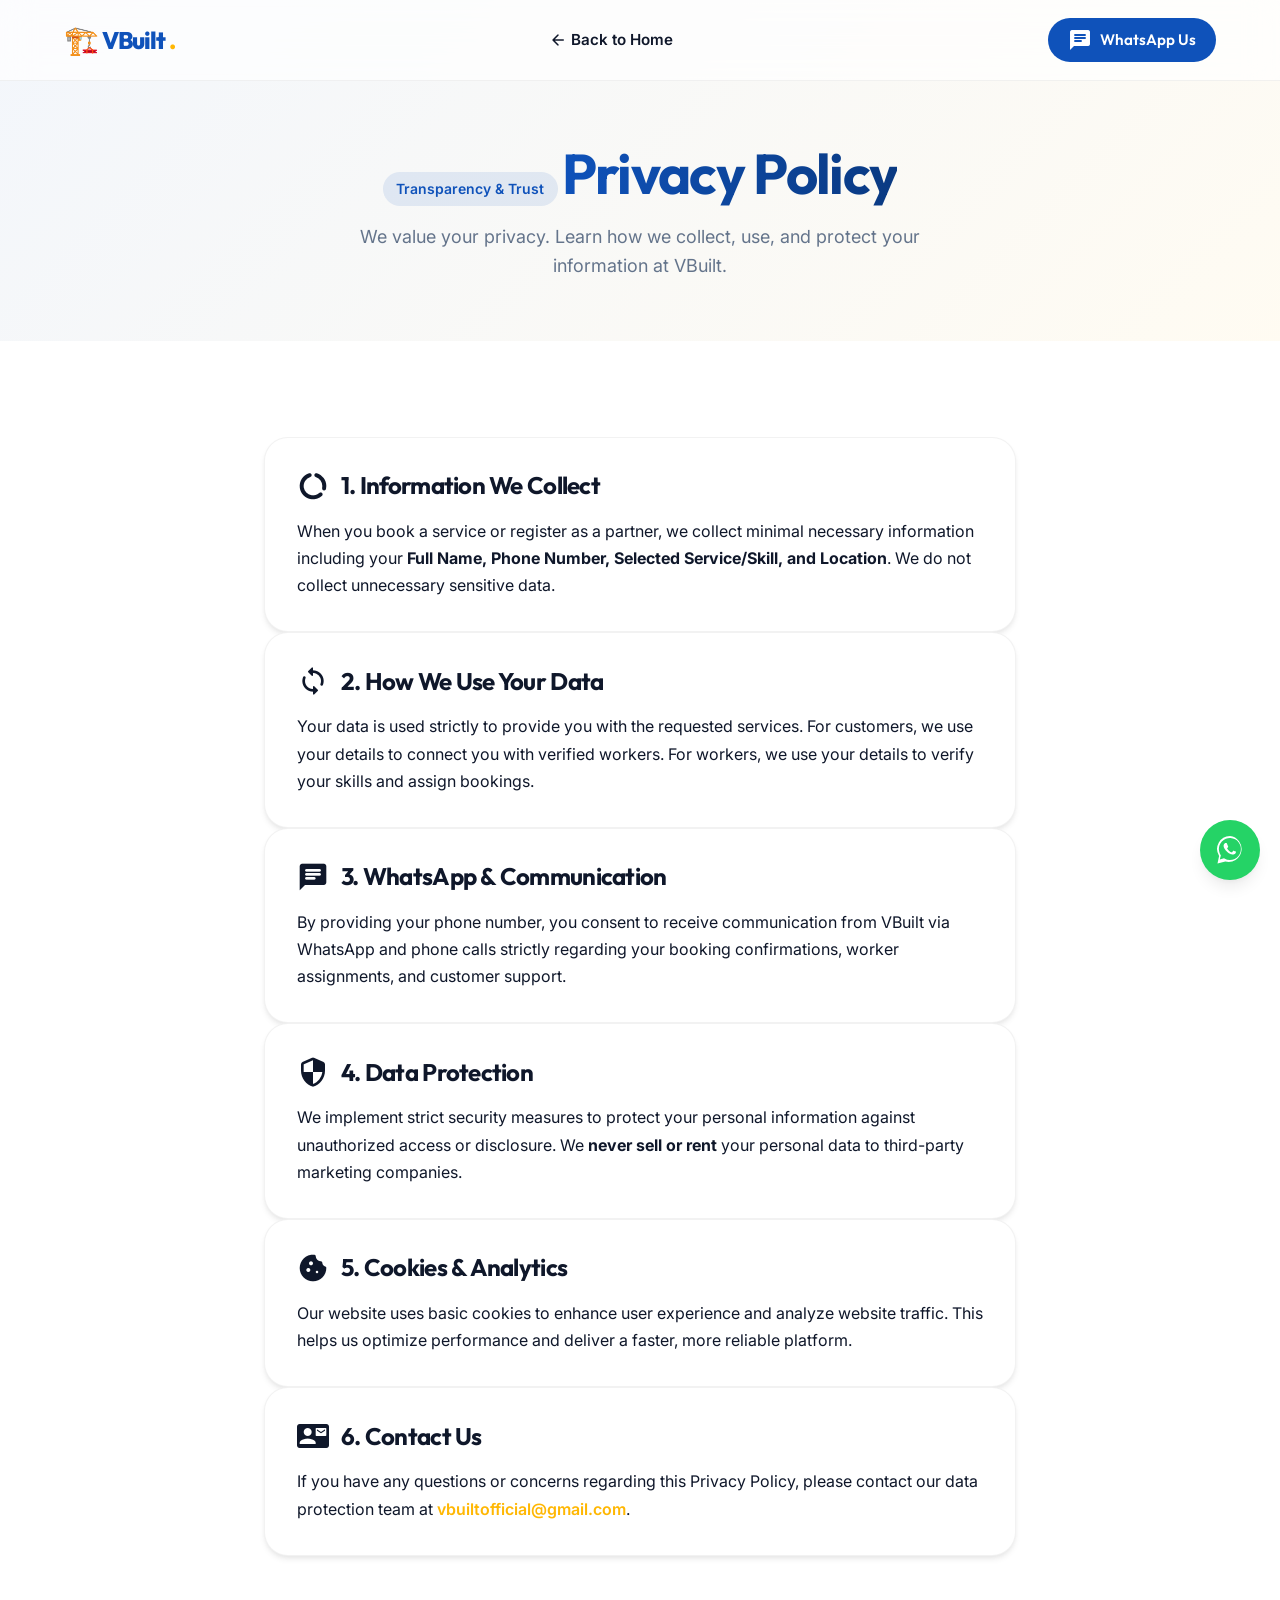
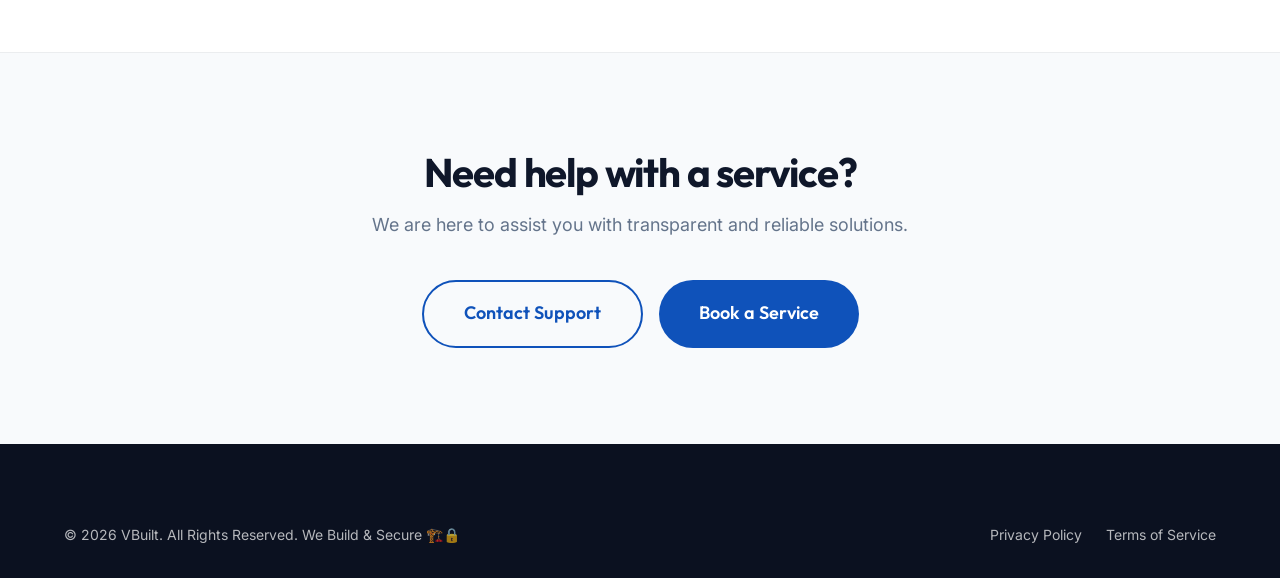
<file: privacy.html>
<!DOCTYPE html>
<html lang="en">
<head>
    <meta charset="UTF-8">
    <meta name="viewport" content="width=device-width, initial-scale=1.0">
    <title>Privacy Policy | VBuilt</title>
    <meta name="description" content="Privacy Policy for VBuilt - Learn how we protect your data.">

    <!-- Google Fonts -->
    <link rel="preconnect" href="https://fonts.googleapis.com">
    <link rel="preconnect" href="https://fonts.gstatic.com" crossorigin>
    <link href="https://fonts.googleapis.com/css2?family=Inter:wght@300;400;500;600;700&family=Outfit:wght@400;500;600;700;800;900&display=swap" rel="stylesheet">

    <!-- Material Icons -->
    <link href="https://fonts.googleapis.com/icon?family=Material+Icons+Round" rel="stylesheet">

    <!-- Custom CSS -->
    <link rel="stylesheet" href="style.css">
</head>
<body>
    <!-- Navigation -->
    <nav class="navbar glass-nav" id="navbar">
        <div class="container nav-container">
            <a href="index.html" class="logo">
                <span class="logo-icon">🏗️</span> VBuilt<span class="logo-dot">.</span>
            </a>
            <div class="nav-menu" style="display:flex;">
                <a href="index.html" class="nav-link" style="display:inline-flex; align-items:center;"><span class="material-icons-round" style="font-size:18px; margin-right:4px;">arrow_back</span> Back to Home</a>
            </div>
            <div class="nav-actions">
                <a href="https://wa.me/919730113674" target="_blank" class="btn btn-primary btn-sm-nav d-none-sm">
                    <span class="material-icons-round">chat</span> WhatsApp Us
                </a>
            </div>
        </div>
    </nav>

    <!-- Header -->
    <section class="section" style="padding-top: 140px; padding-bottom: 60px; background: linear-gradient(135deg, rgba(15, 82, 186, 0.05) 0%, rgba(255, 183, 3, 0.05) 100%);">
        <div class="container text-center reveal">
            <span class="badge badge-primary mb-3">Transparency & Trust</span>
            <h1 class="font-gradient" style="font-size: 3.5rem; margin-bottom: 1rem; line-height: 1.2;">Privacy Policy</h1>
            <p class="lead-text" style="max-width: 600px; margin: 0 auto;">We value your privacy. Learn how we collect, use, and protect your information at VBuilt.</p>
        </div>
    </section>

    <!-- Content -->
    <section class="section pt-0">
        <div class="container" style="max-width: 800px;">
            <div class="modern-card reveal mb-4" style="padding: 2rem;">
                <div style="display:flex; align-items:center; gap:0.75rem; margin-bottom: 1rem;">
                    <span class="material-icons-round text-primary" style="font-size: 2rem;">data_usage</span>
                    <h3 style="margin:0; font-size: 1.5rem;">1. Information We Collect</h3>
                </div>
                <p style="color: var(--clr-text-main); line-height: 1.7;">When you book a service or register as a partner, we collect minimal necessary information including your <strong>Full Name, Phone Number, Selected Service/Skill, and Location</strong>. We do not collect unnecessary sensitive data.</p>
            </div>

            <div class="modern-card reveal mb-4" style="padding: 2rem;">
                <div style="display:flex; align-items:center; gap:0.75rem; margin-bottom: 1rem;">
                    <span class="material-icons-round text-primary" style="font-size: 2rem;">sync</span>
                    <h3 style="margin:0; font-size: 1.5rem;">2. How We Use Your Data</h3>
                </div>
                <p style="color: var(--clr-text-main); line-height: 1.7;">Your data is used strictly to provide you with the requested services. For customers, we use your details to connect you with verified workers. For workers, we use your details to verify your skills and assign bookings.</p>
            </div>

            <div class="modern-card reveal mb-4" style="padding: 2rem;">
                <div style="display:flex; align-items:center; gap:0.75rem; margin-bottom: 1rem;">
                    <span class="material-icons-round text-primary" style="font-size: 2rem;">chat</span>
                    <h3 style="margin:0; font-size: 1.5rem;">3. WhatsApp & Communication</h3>
                </div>
                <p style="color: var(--clr-text-main); line-height: 1.7;">By providing your phone number, you consent to receive communication from VBuilt via WhatsApp and phone calls strictly regarding your booking confirmations, worker assignments, and customer support.</p>
            </div>

            <div class="modern-card reveal mb-4" style="padding: 2rem;">
                <div style="display:flex; align-items:center; gap:0.75rem; margin-bottom: 1rem;">
                    <span class="material-icons-round text-primary" style="font-size: 2rem;">security</span>
                    <h3 style="margin:0; font-size: 1.5rem;">4. Data Protection</h3>
                </div>
                <p style="color: var(--clr-text-main); line-height: 1.7;">We implement strict security measures to protect your personal information against unauthorized access or disclosure. We <strong>never sell or rent</strong> your personal data to third-party marketing companies.</p>
            </div>

            <div class="modern-card reveal mb-4" style="padding: 2rem;">
                <div style="display:flex; align-items:center; gap:0.75rem; margin-bottom: 1rem;">
                    <span class="material-icons-round text-primary" style="font-size: 2rem;">cookie</span>
                    <h3 style="margin:0; font-size: 1.5rem;">5. Cookies & Analytics</h3>
                </div>
                <p style="color: var(--clr-text-main); line-height: 1.7;">Our website uses basic cookies to enhance user experience and analyze website traffic. This helps us optimize performance and deliver a faster, more reliable platform.</p>
            </div>

            <div class="modern-card reveal mb-4" style="padding: 2rem;">
                <div style="display:flex; align-items:center; gap:0.75rem; margin-bottom: 1rem;">
                    <span class="material-icons-round text-primary" style="font-size: 2rem;">contact_mail</span>
                    <h3 style="margin:0; font-size: 1.5rem;">6. Contact Us</h3>
                </div>
                <p style="color: var(--clr-text-main); line-height: 1.7;">If you have any questions or concerns regarding this Privacy Policy, please contact our data protection team at <a href="mailto:vbuiltofficial@gmail.com" class="text-accent" style="font-weight: 600;">vbuiltofficial@gmail.com</a>.</p>
            </div>
        </div>
    </section>

    <!-- Call to Action Footer Section -->
    <section class="section bg-light text-center" style="border-top: 1px solid rgba(0,0,0,0.05);">
        <div class="container reveal">
            <h2 style="font-size: 2.5rem; margin-bottom: 1rem;">Need help with a service?</h2>
            <p class="lead-text mb-4" style="margin-bottom: 2.5rem;">We are here to assist you with transparent and reliable solutions.</p>
            <div style="display: flex; gap: 1rem; justify-content: center; flex-wrap: wrap;">
                <a href="mailto:vbuiltofficial@gmail.com" class="btn btn-outline-primary btn-large">Contact Support</a>
                <a href="index.html#quick-inquiry" class="btn btn-primary btn-large glow-btn">Book a Service</a>
            </div>
        </div>
    </section>

    <!-- Footer -->
    <footer class="footer">
        <div class="container">
            <div class="footer-bottom" style="border-top: none; padding-top: 0;">
                <p>&copy; 2026 VBuilt. All Rights Reserved. We Build & Secure 🏗️🔒</p>
                <div class="footer-legal">
                    <a href="privacy.html">Privacy Policy</a>
                    <a href="terms.html">Terms of Service</a>
                </div>
            </div>
        </div>
    </footer>

    <!-- Floating WhatsApp Button -->
    <a href="https://wa.me/919730113674" target="_blank" class="floating-whatsapp pulse-anim" aria-label="Chat on WhatsApp">
        <svg viewBox="0 0 32 32" width="32" height="32" fill="white">
            <path d="M16 2a13 13 0 0 0-10.9 19.9L3.5 29.5l7.8-2A13 13 0 1 0 16 2zm0 24a11 11 0 0 1-5.6-1.5l-.4-.2-4.2 1.1 1.1-4.1-.3-.4A11 11 0 1 1 16 26zm6-8.2c-.3-.2-1.9-1-2.2-1s-.6-.2-.8.2-.8 1-.9 1.2-.3.3-.6.1-1.4-.5-2.6-1.6c-.9-.8-1.5-1.9-1.7-2.2s-.1-.5.1-.6c.2-.2.3-.3.5-.5s.2-.3.3-.5.1-.4 0-.6-.8-1.9-1.1-2.6c-.3-.7-.6-.6-.8-.6h-.6c-.2 0-.6.1-.9.4s-1.1 1.1-1.1 2.6c0 1.5 1.1 2.9 1.3 3.1s2.1 3.2 5.1 4.5c.7.3 1.3.5 1.7.6.7.2 1.3.2 1.8.1.6-.1 1.9-.8 2.2-1.5s.3-1.4.2-1.5-.4-.2-.7-.4z" />
        </svg>
    </a>

    <script src="script.js"></script>
</body>
</html>
</file>
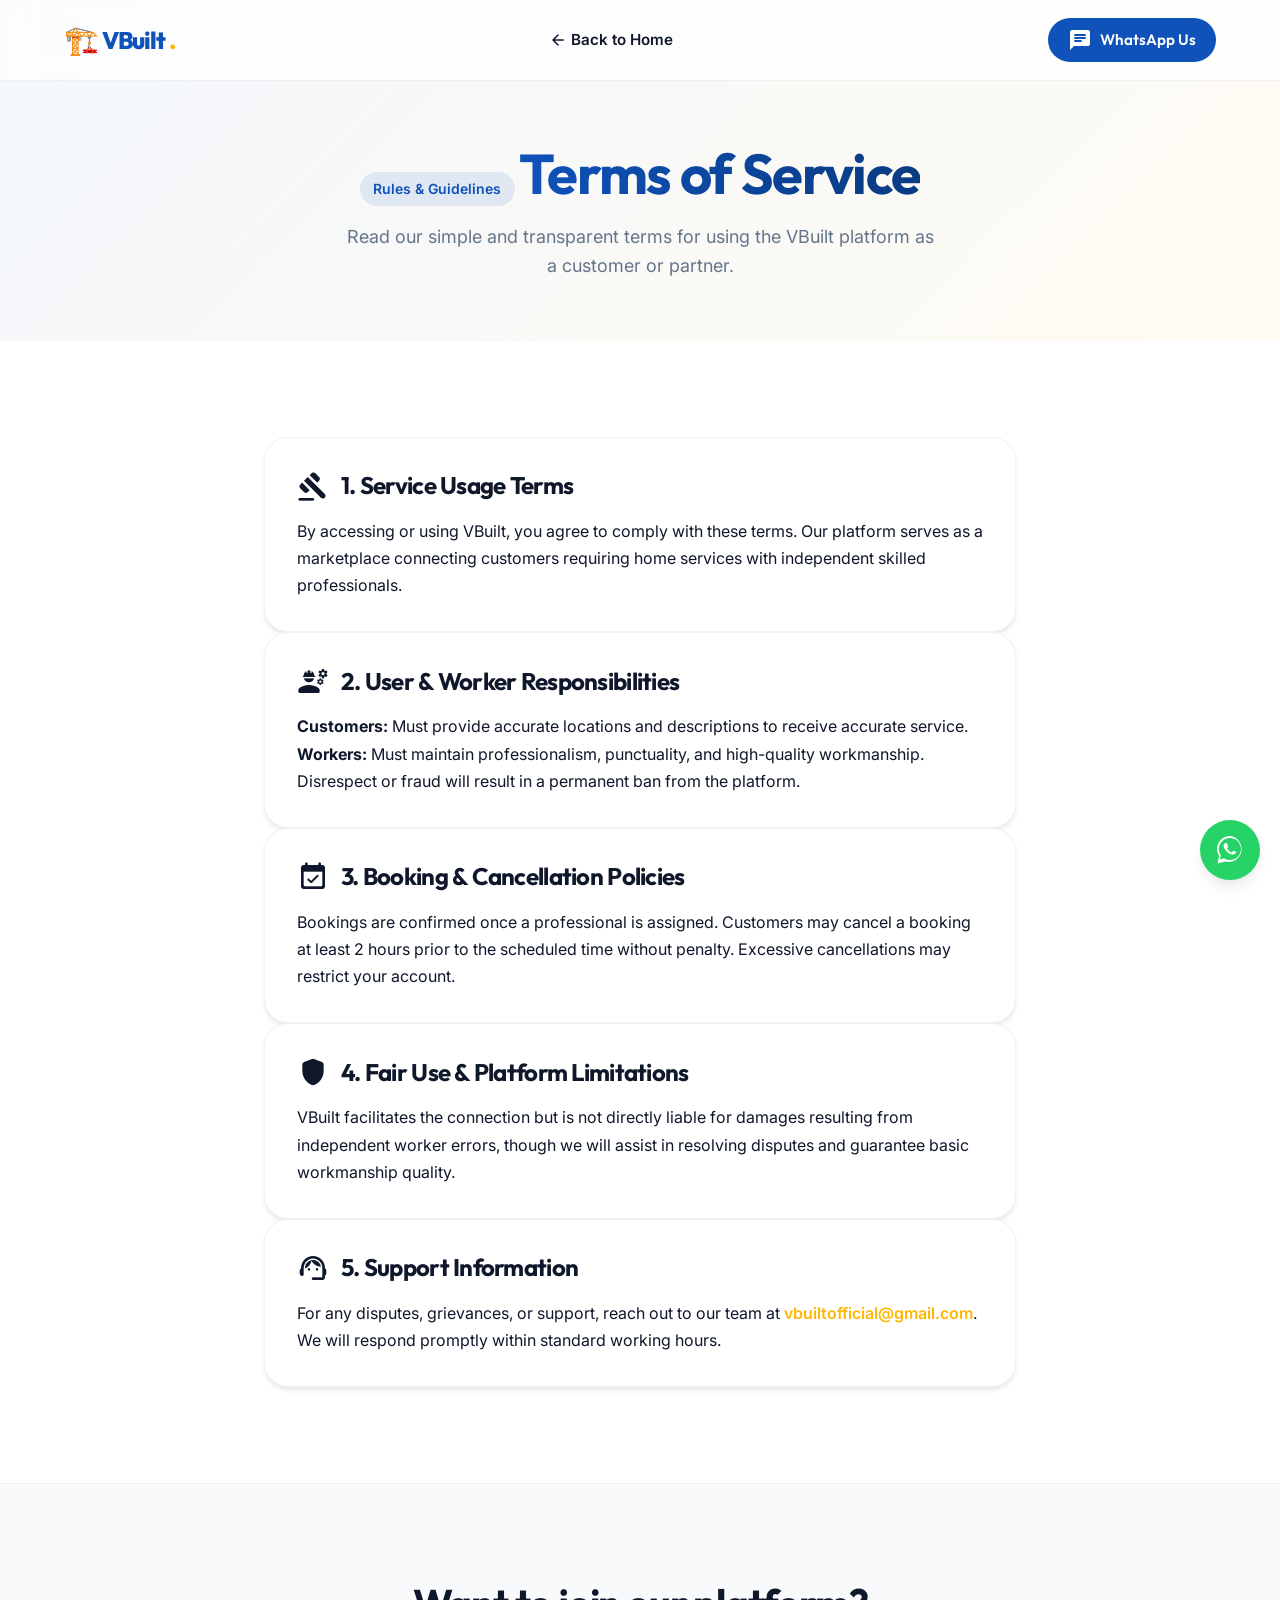
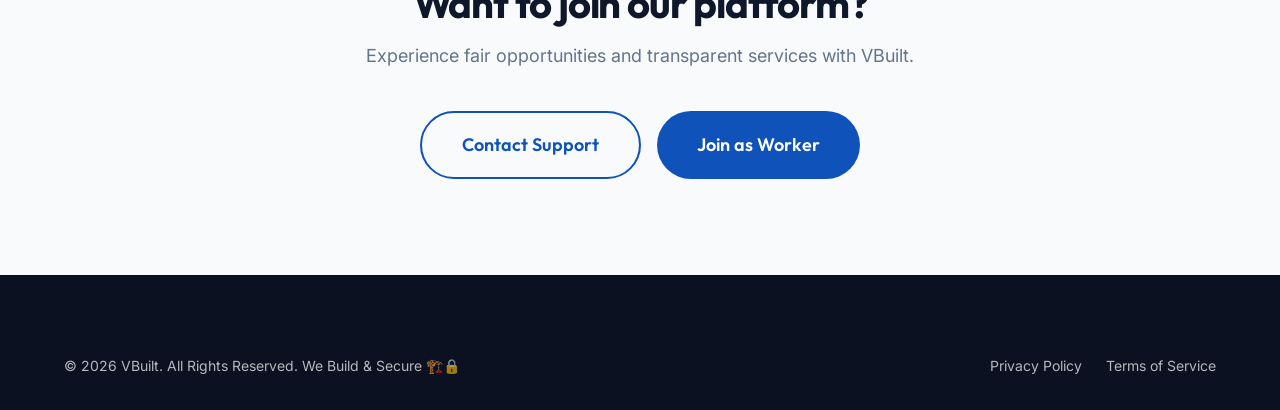
<file: terms.html>
<!DOCTYPE html>
<html lang="en">
<head>
    <meta charset="UTF-8">
    <meta name="viewport" content="width=device-width, initial-scale=1.0">
    <title>Terms of Service | VBuilt</title>
    <meta name="description" content="Terms of Service for VBuilt - Guidelines and policies for using our platform.">

    <!-- Google Fonts -->
    <link rel="preconnect" href="https://fonts.googleapis.com">
    <link rel="preconnect" href="https://fonts.gstatic.com" crossorigin>
    <link href="https://fonts.googleapis.com/css2?family=Inter:wght@300;400;500;600;700&family=Outfit:wght@400;500;600;700;800;900&display=swap" rel="stylesheet">

    <!-- Material Icons -->
    <link href="https://fonts.googleapis.com/icon?family=Material+Icons+Round" rel="stylesheet">

    <!-- Custom CSS -->
    <link rel="stylesheet" href="style.css">
</head>
<body>
    <!-- Navigation -->
    <nav class="navbar glass-nav" id="navbar">
        <div class="container nav-container">
            <a href="index.html" class="logo">
                <span class="logo-icon">🏗️</span> VBuilt<span class="logo-dot">.</span>
            </a>
            <div class="nav-menu" style="display:flex;">
                <a href="index.html" class="nav-link" style="display:inline-flex; align-items:center;"><span class="material-icons-round" style="font-size:18px; margin-right:4px;">arrow_back</span> Back to Home</a>
            </div>
            <div class="nav-actions">
                <a href="https://wa.me/919730113674" target="_blank" class="btn btn-primary btn-sm-nav d-none-sm">
                    <span class="material-icons-round">chat</span> WhatsApp Us
                </a>
            </div>
        </div>
    </nav>

    <!-- Header -->
    <section class="section" style="padding-top: 140px; padding-bottom: 60px; background: linear-gradient(135deg, rgba(15, 82, 186, 0.05) 0%, rgba(255, 183, 3, 0.05) 100%);">
        <div class="container text-center reveal">
            <span class="badge badge-primary mb-3">Rules & Guidelines</span>
            <h1 class="font-gradient" style="font-size: 3.5rem; margin-bottom: 1rem; line-height: 1.2;">Terms of Service</h1>
            <p class="lead-text" style="max-width: 600px; margin: 0 auto;">Read our simple and transparent terms for using the VBuilt platform as a customer or partner.</p>
        </div>
    </section>

    <!-- Content -->
    <section class="section pt-0">
        <div class="container" style="max-width: 800px;">
            <div class="modern-card reveal mb-4" style="padding: 2rem;">
                <div style="display:flex; align-items:center; gap:0.75rem; margin-bottom: 1rem;">
                    <span class="material-icons-round text-primary" style="font-size: 2rem;">gavel</span>
                    <h3 style="margin:0; font-size: 1.5rem;">1. Service Usage Terms</h3>
                </div>
                <p style="color: var(--clr-text-main); line-height: 1.7;">By accessing or using VBuilt, you agree to comply with these terms. Our platform serves as a marketplace connecting customers requiring home services with independent skilled professionals.</p>
            </div>

            <div class="modern-card reveal mb-4" style="padding: 2rem;">
                <div style="display:flex; align-items:center; gap:0.75rem; margin-bottom: 1rem;">
                    <span class="material-icons-round text-primary" style="font-size: 2rem;">engineering</span>
                    <h3 style="margin:0; font-size: 1.5rem;">2. User & Worker Responsibilities</h3>
                </div>
                <p style="color: var(--clr-text-main); line-height: 1.7;"><strong>Customers:</strong> Must provide accurate locations and descriptions to receive accurate service.<br><strong>Workers:</strong> Must maintain professionalism, punctuality, and high-quality workmanship. Disrespect or fraud will result in a permanent ban from the platform.</p>
            </div>

            <div class="modern-card reveal mb-4" style="padding: 2rem;">
                <div style="display:flex; align-items:center; gap:0.75rem; margin-bottom: 1rem;">
                    <span class="material-icons-round text-primary" style="font-size: 2rem;">event_available</span>
                    <h3 style="margin:0; font-size: 1.5rem;">3. Booking & Cancellation Policies</h3>
                </div>
                <p style="color: var(--clr-text-main); line-height: 1.7;">Bookings are confirmed once a professional is assigned. Customers may cancel a booking at least 2 hours prior to the scheduled time without penalty. Excessive cancellations may restrict your account.</p>
            </div>

            <div class="modern-card reveal mb-4" style="padding: 2rem;">
                <div style="display:flex; align-items:center; gap:0.75rem; margin-bottom: 1rem;">
                    <span class="material-icons-round text-primary" style="font-size: 2rem;">shield</span>
                    <h3 style="margin:0; font-size: 1.5rem;">4. Fair Use & Platform Limitations</h3>
                </div>
                <p style="color: var(--clr-text-main); line-height: 1.7;">VBuilt facilitates the connection but is not directly liable for damages resulting from independent worker errors, though we will assist in resolving disputes and guarantee basic workmanship quality.</p>
            </div>

            <div class="modern-card reveal mb-4" style="padding: 2rem;">
                <div style="display:flex; align-items:center; gap:0.75rem; margin-bottom: 1rem;">
                    <span class="material-icons-round text-primary" style="font-size: 2rem;">support_agent</span>
                    <h3 style="margin:0; font-size: 1.5rem;">5. Support Information</h3>
                </div>
                <p style="color: var(--clr-text-main); line-height: 1.7;">For any disputes, grievances, or support, reach out to our team at <a href="mailto:vbuiltofficial@gmail.com" class="text-accent" style="font-weight: 600;">vbuiltofficial@gmail.com</a>. We will respond promptly within standard working hours.</p>
            </div>
        </div>
    </section>

    <!-- Call to Action Footer Section -->
    <section class="section bg-light text-center" style="border-top: 1px solid rgba(0,0,0,0.05);">
        <div class="container reveal">
            <h2 style="font-size: 2.5rem; margin-bottom: 1rem;">Want to join our platform?</h2>
            <p class="lead-text mb-4" style="margin-bottom: 2.5rem;">Experience fair opportunities and transparent services with VBuilt.</p>
            <div style="display: flex; gap: 1rem; justify-content: center; flex-wrap: wrap;">
                <a href="mailto:vbuiltofficial@gmail.com" class="btn btn-outline-primary btn-large">Contact Support</a>
                <a href="index.html#worker" class="btn btn-primary btn-large glow-btn">Join as Worker</a>
            </div>
        </div>
    </section>

    <!-- Footer -->
    <footer class="footer">
        <div class="container">
            <div class="footer-bottom" style="border-top: none; padding-top: 0;">
                <p>&copy; 2026 VBuilt. All Rights Reserved. We Build & Secure 🏗️🔒</p>
                <div class="footer-legal">
                    <a href="privacy.html">Privacy Policy</a>
                    <a href="terms.html">Terms of Service</a>
                </div>
            </div>
        </div>
    </footer>

    <!-- Floating WhatsApp Button -->
    <a href="https://wa.me/919730113674" target="_blank" class="floating-whatsapp pulse-anim" aria-label="Chat on WhatsApp">
        <svg viewBox="0 0 32 32" width="32" height="32" fill="white">
            <path d="M16 2a13 13 0 0 0-10.9 19.9L3.5 29.5l7.8-2A13 13 0 1 0 16 2zm0 24a11 11 0 0 1-5.6-1.5l-.4-.2-4.2 1.1 1.1-4.1-.3-.4A11 11 0 1 1 16 26zm6-8.2c-.3-.2-1.9-1-2.2-1s-.6-.2-.8.2-.8 1-.9 1.2-.3.3-.6.1-1.4-.5-2.6-1.6c-.9-.8-1.5-1.9-1.7-2.2s-.1-.5.1-.6c.2-.2.3-.3.5-.5s.2-.3.3-.5.1-.4 0-.6-.8-1.9-1.1-2.6c-.3-.7-.6-.6-.8-.6h-.6c-.2 0-.6.1-.9.4s-1.1 1.1-1.1 2.6c0 1.5 1.1 2.9 1.3 3.1s2.1 3.2 5.1 4.5c.7.3 1.3.5 1.7.6.7.2 1.3.2 1.8.1.6-.1 1.9-.8 2.2-1.5s.3-1.4.2-1.5-.4-.2-.7-.4z" />
        </svg>
    </a>

    <script src="script.js"></script>
</body>
</html>
</file>
<file: style.css>
/* ==========================================================================
   CSS Variables & Reset
   ========================================================================== */
:root {
    /* Colors */
    --clr-primary: #0F52BA; /* Deep Blue */
    --clr-primary-dark: #0a3a82;
    --clr-secondary: #ffffff;
    --clr-accent: #ffb703; /* Yellow CTA */
    --clr-accent-hover: #e5a400;
    --clr-bg-light: #f8fafc;
    --clr-bg-dark: #0b1120;
    
    --clr-text-main: #0f172a;
    --clr-text-muted: #64748b;
    --clr-text-light: #f8fafc;
    --clr-text-light-muted: #94a3b8;
    
    --clr-success: #10b981;
    --clr-whatsapp: #25D366;

    /* Typography */
    --font-body: 'Inter', sans-serif;
    --font-heading: 'Outfit', sans-serif;
    
    /* Shadows */
    --shadow-sm: 0 1px 3px rgba(0,0,0,0.05), 0 1px 2px rgba(0,0,0,0.03);
    --shadow-md: 0 4px 6px -1px rgba(0, 0, 0, 0.08), 0 2px 4px -1px rgba(0, 0, 0, 0.04);
    --shadow-lg: 0 10px 15px -3px rgba(0, 0, 0, 0.08), 0 4px 6px -2px rgba(0, 0, 0, 0.04);
    --shadow-xl: 0 20px 25px -5px rgba(0, 0, 0, 0.1), 0 10px 10px -5px rgba(0, 0, 0, 0.04);
    --shadow-glow: 0 0 15px rgba(15, 82, 186, 0.4);
    --shadow-glow-accent: 0 0 15px rgba(255, 183, 3, 0.5);
    
    /* Radii */
    --radius-sm: 8px;
    --radius-md: 12px;
    --radius-lg: 16px;
    --radius-xl: 24px;
    --radius-full: 9999px;
    
    /* Transitions */
    --transition-fast: 0.2s cubic-bezier(0.4, 0, 0.2, 1);
    --transition-normal: 0.3s cubic-bezier(0.4, 0, 0.2, 1);
    --transition-slow: 0.5s cubic-bezier(0.4, 0, 0.2, 1);
}

* {
    margin: 0;
    padding: 0;
    box-sizing: border-box;
}

html {
    scroll-behavior: smooth;
    font-size: 16px;
}

body {
    font-family: var(--font-body);
    color: var(--clr-text-main);
    background-color: var(--clr-secondary);
    line-height: 1.6;
    overflow-x: hidden;
    -webkit-font-smoothing: antialiased;
    -moz-osx-font-smoothing: grayscale;
}

/* Page Loader */
.page-loader {
    position: fixed;
    top: 0;
    left: 0;
    width: 100%;
    height: 100%;
    background-color: var(--clr-primary);
    z-index: 9999;
    display: flex;
    flex-direction: column;
    align-items: center;
    justify-content: center;
    transition: opacity 0.5s ease, visibility 0.5s ease;
}
.page-loader.hidden {
    opacity: 0;
    visibility: hidden;
}
.spinner {
    width: 50px;
    height: 50px;
    border: 4px solid rgba(255,255,255,0.2);
    border-top-color: var(--clr-accent);
    border-radius: 50%;
    animation: spin 1s linear infinite;
    margin-bottom: 1rem;
}
@keyframes spin { 100% { transform: rotate(360deg); } }
.loader-text {
    color: var(--clr-secondary);
    font-family: var(--font-heading);
    font-weight: 700;
    font-size: 1.5rem;
    letter-spacing: -0.02em;
}

/* Typography Enhancements */
h1, h2, h3, h4, h5, h6 {
    font-family: var(--font-heading);
    font-weight: 700; /* Bolder headings */
    line-height: 1.15;
    color: var(--clr-text-main);
    letter-spacing: -0.03em; /* Tighter letter spacing like Stripe/Linear */
}

a {
    text-decoration: none;
    color: inherit;
    transition: all var(--transition-fast);
}

img {
    max-width: 100%;
    height: auto;
    display: block;
}

ul {
    list-style: none;
}

.container {
    width: 100%;
    max-width: 1200px;
    margin: 0 auto;
    padding: 0 1.5rem;
}

.section {
    padding: 6rem 0;
}

/* Utilities */
.bg-light { background-color: var(--clr-bg-light); }
.bg-dark { background-color: var(--clr-bg-dark); }
.text-center { text-align: center; }
.text-white { color: var(--clr-secondary); }
.text-accent { color: var(--clr-accent); }
.text-muted { color: var(--clr-text-muted); }
.text-light-muted { color: var(--clr-text-light-muted); }
.mt-2 { margin-top: 0.5rem; }
.mt-3 { margin-top: 1rem; }
.mt-4 { margin-top: 1.5rem; }
.mt-5 { margin-top: 3rem; }
.mb-3 { margin-bottom: 1rem; }
.ml-auto { margin-left: auto; }
.d-none-sm { display: none; }
.rounded-xl { border-radius: var(--radius-xl); }

/* Typography Utilites */
.section-header {
    margin-bottom: 4rem;
}
.section-header h2 {
    font-size: 2.75rem;
    font-weight: 800;
    margin-bottom: 1rem;
    color: var(--clr-text-main);
}
.section-header p {
    font-size: 1.125rem;
    color: var(--clr-text-muted);
    max-width: 600px;
    margin: 0 auto;
}
.font-gradient {
    background: linear-gradient(90deg, var(--clr-primary), var(--clr-primary-dark));
    -webkit-background-clip: text;
    -webkit-text-fill-color: transparent;
    display: inline-block;
}

/* ==========================================================================
   Buttons & Badges
   ========================================================================== */
.btn {
    display: inline-flex;
    align-items: center;
    justify-content: center;
    gap: 0.5rem;
    padding: 0.8rem 1.75rem;
    border-radius: var(--radius-full);
    font-family: var(--font-heading);
    font-weight: 600;
    font-size: 1rem;
    cursor: pointer;
    border: none;
    transition: all var(--transition-normal);
}

.btn-primary {
    background-color: var(--clr-primary);
    color: var(--clr-secondary);
}
.btn-primary:hover {
    background-color: var(--clr-primary-dark);
    transform: translateY(-2px);
    box-shadow: var(--shadow-glow);
}

.btn-accent {
    background-color: var(--clr-accent);
    color: var(--clr-text-main);
}
.btn-accent:hover {
    background-color: var(--clr-accent-hover);
    transform: translateY(-2px);
    box-shadow: var(--shadow-glow-accent);
}

.btn-glass {
    background-color: rgba(255, 255, 255, 0.15);
    backdrop-filter: blur(10px);
    border: 1px solid rgba(255, 255, 255, 0.3);
    color: var(--clr-secondary);
}
.btn-glass:hover {
    background-color: rgba(255, 255, 255, 0.25);
    transform: translateY(-2px);
}

.btn-outline-white {
    background-color: transparent;
    color: var(--clr-secondary);
    border: 2px solid rgba(255,255,255,0.3);
}
.btn-outline-white:hover {
    background-color: var(--clr-secondary);
    color: var(--clr-text-main);
    transform: translateY(-2px);
}

.btn-whatsapp {
    background-color: var(--clr-whatsapp);
    color: var(--clr-secondary);
}
.btn-whatsapp:hover {
    background-color: #20b858;
    transform: translateY(-2px);
    box-shadow: 0 4px 15px rgba(37, 211, 102, 0.4);
}

.btn-large {
    padding: 1.1rem 2.5rem;
    font-size: 1.125rem;
}
.btn-full {
    width: 100%;
}
.btn-sm-nav {
    padding: 0.6rem 1.25rem;
    font-size: 0.95rem;
}

.glow-btn {
    position: relative;
}
.glow-btn::after {
    content: '';
    position: absolute;
    top: -2px; left: -2px; right: -2px; bottom: -2px;
    background: linear-gradient(45deg, var(--clr-accent), #ff9e00, var(--clr-accent));
    z-index: -1;
    border-radius: var(--radius-full);
    filter: blur(10px);
    opacity: 0;
    transition: opacity var(--transition-normal);
}
.glow-btn:hover::after {
    opacity: 0.6;
}

.badge {
    display: inline-block;
    padding: 0.35rem 0.85rem;
    border-radius: var(--radius-full);
    font-size: 0.875rem;
    font-weight: 600;
}
.badge-glass {
    background-color: rgba(255, 255, 255, 0.15);
    backdrop-filter: blur(8px);
    border: 1px solid rgba(255, 255, 255, 0.2);
    color: var(--clr-secondary);
    margin-bottom: 1.5rem;
}
.badge-accent {
    background-color: rgba(255, 183, 3, 0.15);
    color: var(--clr-accent);
}
.badge-primary {
    background-color: rgba(15, 82, 186, 0.1);
    color: var(--clr-primary);
    margin-bottom: 1rem;
}

/* ==========================================================================
   Navigation (Glassmorphism)
   ========================================================================== */
.glass-nav {
    position: fixed;
    top: 0;
    left: 0;
    width: 100%;
    background-color: rgba(255, 255, 255, 0.85);
    backdrop-filter: blur(16px);
    -webkit-backdrop-filter: blur(16px);
    border-bottom: 1px solid rgba(0,0,0,0.05);
    z-index: 1000;
    transition: all var(--transition-normal);
}

.nav-container {
    display: flex;
    justify-content: space-between;
    align-items: center;
    height: 80px;
}

.logo {
    display: flex;
    align-items: center;
    font-family: var(--font-heading);
    font-size: 1.5rem;
    font-weight: 800;
    color: var(--clr-primary);
    gap: 0.25rem;
    letter-spacing: -0.05em;
}
.logo-icon { font-size: 1.75rem; }
.logo-dot { color: var(--clr-accent); }

.nav-menu { display: none; }
.nav-link {
    font-weight: 600;
    color: var(--clr-text-main);
    padding: 0.5rem;
    position: relative;
    font-size: 0.95rem;
}
.nav-link::after {
    content: '';
    position: absolute;
    width: 0;
    height: 2px;
    bottom: 0;
    left: 50%;
    transform: translateX(-50%);
    background-color: var(--clr-primary);
    transition: width var(--transition-normal);
}
.nav-link:hover::after { width: 100%; }
.nav-link:hover { color: var(--clr-primary); }

.nav-actions {
    display: flex;
    align-items: center;
    gap: 1rem;
}

.hamburger, .close-menu {
    background: none;
    border: none;
    font-size: 2rem;
    cursor: pointer;
    color: var(--clr-text-main);
    display: flex;
}

/* Mobile Menu */
.mobile-menu {
    position: fixed;
    top: 0;
    right: -100%;
    width: 100%;
    max-width: 400px;
    height: 100vh;
    background-color: var(--clr-secondary);
    z-index: 2000;
    box-shadow: -10px 0 30px rgba(0,0,0,0.1);
    transition: right 0.5s cubic-bezier(0.77, 0, 0.175, 1);
    display: flex;
    flex-direction: column;
    padding: 2rem;
}
.mobile-menu.active { right: 0; }
.mobile-menu-header {
    display: flex;
    justify-content: space-between;
    align-items: center;
    margin-bottom: 3rem;
}
.mobile-nav-links {
    display: flex;
    flex-direction: column;
    gap: 1.5rem;
}
.mobile-link {
    font-family: var(--font-heading);
    font-size: 1.5rem;
    font-weight: 700;
    color: var(--clr-text-main);
    letter-spacing: -0.02em;
}

/* ==========================================================================
   Language Switcher
   ========================================================================== */
.lang-switcher {
    display: flex;
    align-items: center;
    background: rgba(255, 255, 255, 0.5);
    backdrop-filter: blur(8px);
    -webkit-backdrop-filter: blur(8px);
    padding: 0.4rem 0.8rem;
    border-radius: var(--radius-full);
    border: 1px solid rgba(15, 82, 186, 0.15);
    gap: 0.5rem;
    font-size: 0.9rem;
    font-weight: 600;
    color: var(--clr-text-main);
    box-shadow: var(--shadow-sm);
    transition: all var(--transition-fast);
}

.lang-switcher:hover {
    background: rgba(255, 255, 255, 0.8);
    box-shadow: var(--shadow-md);
    border-color: rgba(15, 82, 186, 0.3);
}

.lang-switcher .material-icons-round {
    font-size: 1.1rem;
    color: var(--clr-primary);
}

.lang-option {
    cursor: pointer;
    transition: all var(--transition-fast);
}

.lang-option:hover {
    color: var(--clr-primary);
}

.lang-option.active {
    color: var(--clr-primary);
    font-weight: 800;
}

.lang-divider {
    color: rgba(0,0,0,0.1);
    user-select: none;
}

.mobile-lang-switcher {
    display: flex;
    align-items: center;
    background: rgba(15, 82, 186, 0.05);
    padding: 0.75rem 1rem;
    border-radius: var(--radius-md);
    border: 1px solid rgba(15, 82, 186, 0.1);
    gap: 0.75rem;
    font-size: 1.1rem;
    font-weight: 600;
    color: var(--clr-text-main);
    margin-top: 0.5rem;
}

.mobile-lang-switcher .material-icons-round {
    font-size: 1.25rem;
    color: var(--clr-primary);
}

/* ==========================================================================
   Hero Section
   ========================================================================== */
.hero {
    position: relative;
    min-height: 100vh;
    display: flex;
    align-items: center;
    padding-top: 80px; 
    overflow: hidden;
}

.hero-bg {
    position: absolute;
    top: 0; left: 0; width: 100%; height: 100%;
    background-size: cover;
    background-position: center;
    z-index: -2;
    transform: scale(1.05);
    animation: slowZoom 20s infinite alternate;
}
@keyframes slowZoom { from { transform: scale(1.05); } to { transform: scale(1.1); } }

.hero-overlay {
    position: absolute;
    top: 0; left: 0; width: 100%; height: 100%;
    z-index: -1;
}

.cinematic-blend {
    background: linear-gradient(135deg, rgba(11, 23, 39, 0.8) 0%, rgba(15, 82, 186, 0.35) 60%, rgba(255, 183, 3, 0.1) 100%);
}

.moving-gradient-light {
    position: absolute;
    top: -50%; left: -50%;
    width: 200%; height: 200%;
    background: radial-gradient(circle at center, rgba(15, 82, 186, 0.2) 0%, transparent 50%);
    z-index: -1;
    animation: rotateLight 30s linear infinite;
    opacity: 0.7;
}

@keyframes rotateLight {
    0% { transform: rotate(0deg); }
    100% { transform: rotate(360deg); }
}

.particles-wrapper {
    position: absolute;
    top: 0; left: 0; width: 100%; height: 100%;
    overflow: hidden;
    z-index: 1;
    pointer-events: none;
}

.particle {
    position: absolute;
    background: rgba(255, 183, 3, 0.6);
    border-radius: 50%;
    box-shadow: 0 0 10px rgba(255, 183, 3, 0.4);
    animation: floatUp 15s infinite linear;
}

.particle:nth-child(1) { width: 4px; height: 4px; left: 10%; bottom: -10px; animation-duration: 12s; }
.particle:nth-child(2) { width: 6px; height: 6px; left: 30%; bottom: -10px; animation-duration: 18s; animation-delay: 2s; }
.particle:nth-child(3) { width: 3px; height: 3px; left: 50%; bottom: -10px; animation-duration: 14s; animation-delay: 5s; }
.particle:nth-child(4) { width: 5px; height: 5px; left: 70%; bottom: -10px; animation-duration: 20s; animation-delay: 1s; }
.particle:nth-child(5) { width: 7px; height: 7px; left: 85%; bottom: -10px; animation-duration: 16s; animation-delay: 4s; }
.particle:nth-child(6) { width: 4px; height: 4px; left: 95%; bottom: -10px; animation-duration: 22s; animation-delay: 7s; }

@keyframes floatUp {
    0% { transform: translateY(0) scale(1); opacity: 0; }
    20% { opacity: 1; }
    80% { opacity: 1; }
    100% { transform: translateY(-100vh) scale(0); opacity: 0; }
}

.hero-content {
    color: var(--clr-secondary);
    text-align: center;
    padding-top: 3rem;
    padding-bottom: 3rem;
}

.hero-text h1 {
    font-size: 3rem;
    margin-bottom: 1.5rem;
    color: var(--clr-secondary);
    line-height: 1.1;
    font-weight: 800;
    max-width: 900px;
    margin-left: auto;
    margin-right: auto;
}

.hero-text p {
    font-size: 1.125rem;
    margin-bottom: 2.5rem;
    color: rgba(255, 255, 255, 0.9);
    max-width: 650px;
    margin-left: auto;
    margin-right: auto;
    font-weight: 400;
}

.hero-buttons {
    display: flex;
    flex-direction: column;
    gap: 1rem;
    align-items: center;
}

/* Trust Stats in Hero */
.hero-stats-wrapper {
    display: grid;
    grid-template-columns: 1fr;
    gap: 1rem;
    max-width: 800px;
    margin-left: auto;
    margin-right: auto;
}

.hero-stat-card {
    background: rgba(255, 255, 255, 0.1);
    backdrop-filter: blur(12px);
    -webkit-backdrop-filter: blur(12px);
    border: 1px solid rgba(255, 255, 255, 0.2);
    border-radius: var(--radius-lg);
    padding: 1.25rem;
    display: flex;
    align-items: center;
    gap: 1rem;
    text-align: left;
    transition: transform var(--transition-fast);
}
.hero-stat-card:hover {
    transform: translateY(-3px);
    background: rgba(255, 255, 255, 0.15);
}

.stat-icon {
    width: 48px; height: 48px;
    background: rgba(255, 255, 255, 0.2);
    border-radius: var(--radius-full);
    display: flex; align-items: center; justify-content: center;
    color: var(--clr-accent);
}

.stat-info {
    display: flex; flex-direction: column;
}
.stat-info strong {
    font-family: var(--font-heading);
    font-size: 1.5rem;
    line-height: 1.2;
}
.stat-info span {
    font-size: 0.875rem;
    color: rgba(255,255,255,0.8);
}

/* ==========================================================================
   Services Section
   ========================================================================== */
.services-grid {
    display: grid;
    grid-template-columns: 1fr;
    gap: 1.5rem;
}

.service-card {
    background-color: var(--clr-secondary);
    border-radius: var(--radius-lg);
    padding: 2.5rem 2rem;
    box-shadow: var(--shadow-sm);
    transition: all var(--transition-normal);
    border: 1px solid rgba(0,0,0,0.05);
    position: relative;
    overflow: hidden;
}

.service-card:hover {
    transform: translateY(-8px);
    box-shadow: var(--shadow-xl);
    border-color: rgba(15, 82, 186, 0.1);
}

.service-icon {
    width: 64px; height: 64px;
    background-color: rgba(15, 82, 186, 0.05);
    color: var(--clr-primary);
    border-radius: var(--radius-lg);
    display: flex; align-items: center; justify-content: center;
    margin-bottom: 1.5rem;
    font-size: 2rem;
    transition: all var(--transition-normal);
}

.service-card:hover .service-icon {
    background-color: var(--clr-primary);
    color: var(--clr-secondary);
    transform: scale(1.1);
}

.service-card h3 {
    font-size: 1.25rem;
    margin-bottom: 0.75rem;
}
.service-card p {
    color: var(--clr-text-muted);
    font-size: 0.95rem;
    margin-bottom: 1.5rem;
}

.service-book-btn {
    display: inline-block;
    color: var(--clr-primary);
    font-weight: 600;
    font-size: 0.9rem;
    opacity: 0;
    transform: translateY(10px);
    transition: all var(--transition-normal);
}
.service-card:hover .service-book-btn {
    opacity: 1;
    transform: translateY(0);
}
.service-book-btn:hover {
    color: var(--clr-accent);
}

/* ==========================================================================
   How It Works
   ========================================================================== */
.steps-container {
    display: flex;
    flex-direction: column;
    align-items: center;
    gap: 2rem;
}

.step-card {
    background-color: var(--clr-secondary);
    padding: 3rem 2rem;
    border-radius: var(--radius-lg);
    text-align: center;
    box-shadow: var(--shadow-md);
    position: relative;
    width: 100%;
    max-width: 350px;
    border-top: 4px solid var(--clr-primary);
    transition: transform var(--transition-normal);
}
.step-card:hover {
    transform: translateY(-5px);
}

.step-number {
    position: absolute;
    top: -20px; left: 50%;
    transform: translateX(-50%);
    width: 40px; height: 40px;
    background-color: var(--clr-accent);
    color: var(--clr-text-main);
    border-radius: var(--radius-full);
    display: flex; align-items: center; justify-content: center;
    font-weight: 700;
    font-size: 1.25rem;
    box-shadow: var(--shadow-md);
}

.step-icon {
    font-size: 3rem;
    color: var(--clr-primary);
    margin-bottom: 1.5rem;
    margin-top: 0.5rem;
}
.step-icon .material-icons-round { font-size: 3.5rem; }
.step-card h3 { margin-bottom: 0.75rem; }
.step-card p { color: var(--clr-text-muted); font-size: 0.95rem; }

.step-line { display: none; }

/* ==========================================================================
   Instagram / Reels Section
   ========================================================================== */
.pattern-bg {
    background-image: radial-gradient(rgba(255, 255, 255, 0.05) 1px, transparent 1px);
    background-size: 20px 20px;
}

.reels-marquee-container {
    width: 100%;
    overflow: hidden;
    position: relative;
    padding: 1rem 0;
}

/* Gradient fade at edges */
.reels-marquee-container::before,
.reels-marquee-container::after {
    content: '';
    position: absolute;
    top: 0;
    width: 80px;
    height: 100%;
    z-index: 2;
    pointer-events: none;
}

.reels-marquee-container::before {
    left: 0;
    background: linear-gradient(to right, var(--clr-dark) 0%, transparent 100%);
}

.reels-marquee-container::after {
    right: 0;
    background: linear-gradient(to left, var(--clr-dark) 0%, transparent 100%);
}

.reels-marquee-track {
    display: flex;
    gap: 1.5rem;
    width: max-content;
    animation: scrollMarquee 40s linear infinite;
}

/* Pause on hover */
.reels-marquee-track:hover {
    animation-play-state: paused;
}

@keyframes scrollMarquee {
    0% { transform: translateX(0); }
    100% { transform: translateX(calc(-50% - 0.75rem)); }
}

.reel-card {
    position: relative;
    border-radius: var(--radius-xl);
    overflow: hidden;
    width: 260px; /* Fixed width for flex track */
    flex-shrink: 0;
    aspect-ratio: 9/16; /* Vertical format */
    box-shadow: 0 10px 30px rgba(0,0,0,0.5);
    cursor: pointer;
    transition: transform var(--transition-fast), box-shadow var(--transition-fast);
}

.reel-card:hover {
    transform: translateY(-5px);
    box-shadow: 0 15px 40px rgba(0,0,0,0.7);
}

.reel-badge {
    position: absolute;
    top: 1rem;
    left: 1rem;
    background: rgba(0,0,0,0.6);
    color: var(--clr-secondary);
    padding: 0.25rem 0.75rem;
    border-radius: var(--radius-full);
    font-size: 0.8rem;
    font-weight: 600;
    backdrop-filter: blur(4px);
    -webkit-backdrop-filter: blur(4px);
    z-index: 2;
    border: 1px solid rgba(255,255,255,0.1);
}

.reel-img {
    width: 100%;
    height: 100%;
    object-fit: cover;
    transition: transform 0.5s ease;
}

.reel-card:hover .reel-img {
    transform: scale(1.05);
}

.reel-overlay {
    position: absolute;
    top: 0; left: 0; width: 100%; height: 100%;
    background: linear-gradient(to bottom, rgba(0,0,0,0.1) 0%, rgba(0,0,0,0.8) 100%);
    display: flex;
    flex-direction: column;
    justify-content: space-between;
    padding: 1.5rem;
}

.play-btn {
    font-size: 3rem;
    color: rgba(255,255,255,0.8);
    align-self: center;
    margin-top: auto;
    margin-bottom: auto;
    transition: all var(--transition-fast);
}
.reel-card:hover .play-btn {
    transform: scale(1.1);
    color: var(--clr-secondary);
}

.reel-info {
    color: var(--clr-secondary);
}
.reel-info .views {
    display: inline-flex;
    align-items: center;
    gap: 0.3rem;
    font-size: 0.85rem;
    margin-bottom: 0.5rem;
    font-weight: 600;
}
.reel-info p {
    font-weight: 500;
    line-height: 1.3;
}

/* ==========================================================================
   Worker Split Section
   ========================================================================== */
.worker-split-layout {
    display: flex;
    flex-direction: column;
    gap: 3rem;
}

.worker-split-image {
    position: relative;
}

.shadow-hover {
    transition: box-shadow var(--transition-normal), transform var(--transition-normal);
}
.shadow-hover:hover {
    box-shadow: var(--shadow-xl);
    transform: translateY(-5px);
}

.floating-stat-card {
    position: absolute;
    bottom: -20px;
    left: 20px;
    background-color: var(--clr-secondary);
    padding: 1rem 1.5rem;
    border-radius: var(--radius-md);
    box-shadow: var(--shadow-xl);
    display: flex;
    align-items: center;
    gap: 1rem;
    z-index: 2;
    border: 1px solid rgba(0,0,0,0.05);
}
.floating-stat-card .material-icons-round { font-size: 2.5rem; }
.floating-stat-card div { display: flex; flex-direction: column; }
.floating-stat-card strong { font-size: 1.25rem; font-weight: 800; color: var(--clr-text-main); }
.floating-stat-card span { font-size: 0.875rem; color: var(--clr-text-muted); }

.worker-split-content h2 {
    font-size: 2.5rem;
    margin-bottom: 1rem;
}
.lead-text {
    font-size: 1.125rem;
    color: var(--clr-text-muted);
    margin-bottom: 1.5rem;
}

.premium-list {
    display: flex;
    flex-direction: column;
    gap: 1.5rem;
}
.premium-list li {
    display: flex;
    gap: 1rem;
}
.list-icon {
    flex-shrink: 0;
    width: 40px; height: 40px;
    background-color: rgba(15, 82, 186, 0.1);
    color: var(--clr-primary);
    border-radius: var(--radius-md);
    display: flex; align-items: center; justify-content: center;
}
.premium-list h4 {
    font-size: 1.125rem;
    margin-bottom: 0.25rem;
}
.premium-list p {
    color: var(--clr-text-muted);
    font-size: 0.95rem;
}

/* ==========================================================================
   Quick Inquiry Form
   ========================================================================== */
.inquiry-box {
    background-color: var(--clr-secondary);
    border-radius: var(--radius-xl);
    padding: 3rem 2rem;
    border: 1px solid rgba(0,0,0,0.05);
    display: flex;
    flex-direction: column;
    gap: 2rem;
}

.inquiry-content h2 {
    font-size: 2.25rem;
    margin-bottom: 1rem;
}
.inquiry-content p {
    color: var(--clr-text-muted);
    font-size: 1.125rem;
    margin-bottom: 1.5rem;
}

.contact-badges {
    display: flex;
    gap: 1rem;
    flex-wrap: wrap;
}
.contact-badges .badge {
    background-color: rgba(37, 211, 102, 0.1);
    color: var(--clr-success);
}

.quick-form {
    display: flex;
    flex-direction: column;
    gap: 1rem;
}
.form-input {
    width: 100%;
    padding: 1rem 1.25rem;
    border: 1px solid rgba(0,0,0,0.1);
    border-radius: var(--radius-md);
    font-family: var(--font-body);
    font-size: 1rem;
    background-color: var(--clr-bg-light);
    transition: all var(--transition-fast);
}
.form-input:focus {
    outline: none;
    border-color: var(--clr-primary);
    box-shadow: 0 0 0 3px rgba(15, 82, 186, 0.1);
    background-color: var(--clr-secondary);
}

/* ==========================================================================
   Testimonials
   ========================================================================== */
.testimonials-grid {
    display: grid;
    grid-template-columns: 1fr;
    gap: 2rem;
}

.modern-card {
    background-color: var(--clr-secondary);
    padding: 2.5rem;
    border-radius: var(--radius-xl);
    box-shadow: var(--shadow-md);
    border: 1px solid rgba(0,0,0,0.05);
    transition: transform var(--transition-normal);
}
.modern-card:hover { transform: translateY(-5px); box-shadow: var(--shadow-xl); }

.testimonial-header {
    display: flex;
    align-items: center;
    gap: 1rem;
    margin-bottom: 1.5rem;
}

.customer-img {
    width: 56px; height: 56px;
    border-radius: var(--radius-full);
    object-fit: cover;
}

.customer-meta h4 {
    margin-bottom: 0.1rem;
    font-size: 1.125rem;
}
.verified-badge {
    display: inline-flex;
    align-items: center;
    gap: 0.2rem;
    font-size: 0.8rem;
    color: var(--clr-success);
    font-weight: 500;
}
.verified-badge .material-icons-round { font-size: 14px; }

.stars { color: var(--clr-accent); display: flex; }
.review-text {
    font-size: 1.05rem;
    color: var(--clr-text-main);
    line-height: 1.7;
}

/* ==========================================================================
   Footer
   ========================================================================== */
.footer {
    background-color: var(--clr-bg-dark);
    color: rgba(255,255,255,0.7);
    padding-top: 5rem;
}

.footer-grid {
    display: grid;
    grid-template-columns: 1fr;
    gap: 3rem;
    margin-bottom: 3rem;
}

.footer-desc {
    margin-bottom: 1.5rem;
    line-height: 1.6;
}

.hover-up {
    display: inline-flex;
    align-items: center;
    justify-content: center;
    width: 40px; height: 40px;
    background-color: rgba(255,255,255,0.05);
    border-radius: var(--radius-full);
    color: var(--clr-secondary);
    transition: all var(--transition-fast);
}
.hover-up:hover {
    background-color: var(--clr-primary);
    transform: translateY(-5px);
}
.social-links { display: flex; gap: 1rem; }

.footer h3 {
    color: var(--clr-secondary);
    font-family: var(--font-heading);
    font-size: 1.25rem;
    margin-bottom: 1.5rem;
}

.footer-links ul { display: flex; flex-direction: column; gap: 0.8rem; }
.footer-links a:hover { color: var(--clr-secondary); padding-left: 5px; }

.contact-info { display: flex; flex-direction: column; gap: 1rem; }
.contact-info li { display: flex; align-items: flex-start; gap: 0.75rem; }

.footer-bottom {
    display: flex;
    flex-direction: column;
    align-items: center;
    gap: 1rem;
    padding: 2rem 0;
    border-top: 1px solid rgba(255,255,255,0.1);
    font-size: 0.875rem;
}
.footer-legal {
    display: flex;
    gap: 1.5rem;
}
.footer-legal a:hover { color: var(--clr-secondary); }

/* Floating WhatsApp & Pulse */
.floating-whatsapp {
    position: fixed;
    bottom: 20px;
    right: 20px;
    width: 60px;
    height: 60px;
    background-color: var(--clr-whatsapp);
    border-radius: var(--radius-full);
    display: flex;
    align-items: center;
    justify-content: center;
    box-shadow: var(--shadow-lg);
    z-index: 1000;
}
.pulse-anim {
    animation: pulse 2s infinite;
}
@keyframes pulse {
    0% { box-shadow: 0 0 0 0 rgba(37, 211, 102, 0.7); }
    70% { box-shadow: 0 0 0 15px rgba(37, 211, 102, 0); }
    100% { box-shadow: 0 0 0 0 rgba(37, 211, 102, 0); }
}

/* ==========================================================================
   About Us Section
   ========================================================================== */
.about-grid {
    display: grid;
    grid-template-columns: 1fr;
    gap: 3rem;
}

.about-content p {
    color: var(--clr-text-main);
    font-size: 1.1rem;
    line-height: 1.7;
    margin-bottom: 1.5rem;
}

.mission-vision {
    display: grid;
    grid-template-columns: 1fr;
    gap: 1.5rem;
}

.mv-card {
    background-color: var(--clr-bg-light);
    padding: 1.5rem;
    border-radius: var(--radius-lg);
    border-left: 4px solid var(--clr-accent);
    transition: transform var(--transition-fast);
}

.mv-card:hover {
    transform: translateY(-3px);
}

.mv-card:last-child {
    border-left-color: var(--clr-primary);
}

.mv-card h4 {
    margin-bottom: 0.5rem;
    font-size: 1.15rem;
}

.mv-card p {
    font-size: 0.95rem;
    margin-bottom: 0;
    color: var(--clr-text-muted);
}

.about-highlights {
    display: flex;
    flex-direction: column;
    gap: 1.5rem;
}

.highlight-card {
    display: flex;
    align-items: center;
    gap: 1.25rem;
    padding: 1.5rem;
}

.highlight-card .list-icon {
    width: 50px;
    height: 50px;
    font-size: 1.5rem;
}

.highlight-card h4 {
    margin-bottom: 0.25rem;
    font-size: 1.1rem;
}

.highlight-card p {
    margin-bottom: 0;
    font-size: 0.9rem;
    color: var(--clr-text-muted);
}

.btn-outline-primary {
    display: inline-flex;
    align-items: center;
    justify-content: center;
    background: transparent;
    color: var(--clr-primary);
    border: 2px solid var(--clr-primary);
    font-weight: 600;
    border-radius: var(--radius-full);
    transition: all var(--transition-normal);
}

.btn-outline-primary:hover {
    background: var(--clr-primary);
    color: var(--clr-secondary);
}

/* ==========================================================================
   Animations & Reveals
   ========================================================================== */
.fade-in-up {
    animation: fadeInUp 1s cubic-bezier(0.4, 0, 0.2, 1) forwards;
}

@keyframes fadeInUp {
    from { opacity: 0; transform: translateY(40px); }
    to { opacity: 1; transform: translateY(0); }
}

.reveal {
    opacity: 0;
    transform: translateY(30px);
    transition: all 0.8s cubic-bezier(0.4, 0, 0.2, 1);
}
.reveal.active {
    opacity: 1;
    transform: translateY(0);
}

/* ==========================================================================
   Media Queries
   ========================================================================== */
@media (min-width: 640px) {
    .services-grid { grid-template-columns: repeat(2, 1fr); }

    .hero-text h1 { font-size: 4rem; }
    .hero-stats-wrapper { grid-template-columns: repeat(3, 1fr); }
    .d-none-sm { display: block; }
}

@media (min-width: 768px) {
    .hero-buttons { flex-direction: row; justify-content: center; }
    
    .steps-container { flex-direction: row; justify-content: space-between; }
    .step-line {
        display: block; flex: 1; height: 2px;
        background-color: rgba(15, 82, 186, 0.2);
        margin: 0 1rem; position: relative; top: -20px;
    }
    .step-line::after {
        content: ''; position: absolute; right: 0; top: -4px;
        border-top: 5px solid transparent; border-bottom: 5px solid transparent;
        border-left: 8px solid rgba(15, 82, 186, 0.2);
    }
    
    .worker-split-layout { flex-direction: row; align-items: center; }
    .worker-split-image, .worker-split-content { flex: 1; }
    
    .inquiry-box { flex-direction: row; align-items: center; }
    .inquiry-content, .inquiry-form-wrapper { flex: 1; }
    
    .mission-vision { grid-template-columns: 1fr 1fr; }
    
    .testimonials-grid { grid-template-columns: repeat(2, 1fr); }
    .footer-grid { grid-template-columns: repeat(2, 1fr); }
    .footer-bottom { flex-direction: row; justify-content: space-between; }
}

@media (min-width: 1024px) {
    .nav-menu { display: flex; gap: 2rem; }
    .hamburger { display: none; }
    .nav-actions .btn-primary { display: inline-flex; }
    
    .hero-text h1 { font-size: 4.5rem; letter-spacing: -0.04em; }
    
    .services-grid { grid-template-columns: repeat(3, 1fr); }
    .testimonials-grid { grid-template-columns: repeat(3, 1fr); }
    .about-grid { grid-template-columns: 1.2fr 1fr; align-items: center; }

    
    .footer-grid { grid-template-columns: 2fr 1fr 1fr 1.5fr; }
}

/* ==========================================================================
   Modal Styles
   ========================================================================== */
.modal-overlay {
    position: fixed;
    top: 0;
    left: 0;
    width: 100%;
    height: 100%;
    background: rgba(0, 0, 0, 0.6);
    backdrop-filter: blur(8px);
    -webkit-backdrop-filter: blur(8px);
    z-index: 2000;
    display: flex;
    justify-content: center;
    align-items: center;
    opacity: 0;
    visibility: hidden;
    transition: all 0.3s ease;
}

.modal-overlay.active {
    opacity: 1;
    visibility: visible;
}

.modal-container {
    background: var(--clr-secondary);
    width: 90%;
    max-width: 500px;
    border-radius: var(--radius-xl);
    padding: 2.5rem;
    box-shadow: 0 20px 40px rgba(0, 0, 0, 0.2);
    transform: translateY(30px) scale(0.95);
    transition: all 0.4s cubic-bezier(0.175, 0.885, 0.32, 1.275);
    position: relative;
    border: 1px solid rgba(0, 0, 0, 0.05);
}

.modal-overlay.active .modal-container {
    transform: translateY(0) scale(1);
}

.modal-close {
    position: absolute;
    top: 1.5rem;
    right: 1.5rem;
    background: var(--clr-bg-light);
    border: none;
    width: 40px;
    height: 40px;
    border-radius: var(--radius-full);
    display: flex;
    justify-content: center;
    align-items: center;
    cursor: pointer;
    color: var(--clr-text-main);
    transition: all var(--transition-fast);
}

.modal-close:hover {
    background: #ef4444;
    color: white;
    transform: rotate(90deg);
}

.modal-header {
    margin-bottom: 1.5rem;
    padding-right: 2rem;
}

.modal-header h3 {
    font-size: 1.75rem;
    margin-bottom: 0.5rem;
}

.modal-header p {
    font-size: 0.95rem;
    color: var(--clr-text-muted);
}

.modal-body .form-input {
    margin-bottom: 1rem;
}
</file>
